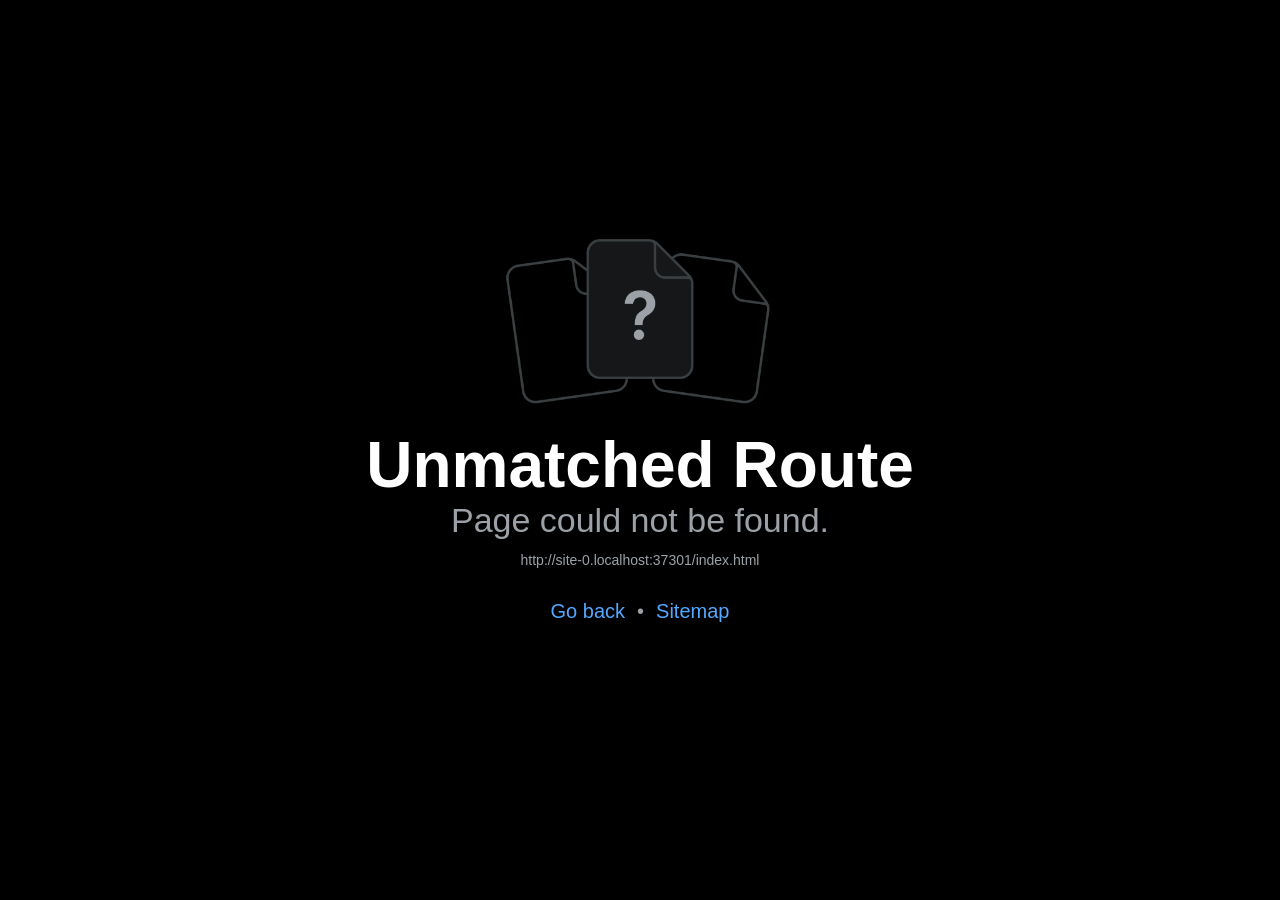
<file: app/index.html>
<!DOCTYPE html><html  lang="en"><head><title data-rh="true"></title><meta charSet="utf-8"/><meta name="viewport" content="width=device-width, initial-scale=1, shrink-to-fit=no"/><meta http-equiv="X-UA-Compatible" content="IE=edge"/><style id="expo-reset">#root,body,html{height:100%}body{overflow:hidden}#root{display:flex}</style><style id="react-native-stylesheet">[stylesheet-group="0"]{}
body{margin:0;}
button::-moz-focus-inner,input::-moz-focus-inner{border:0;padding:0;}
html{-ms-text-size-adjust:100%;-webkit-text-size-adjust:100%;-webkit-tap-highlight-color:rgba(0,0,0,0);}
input::-webkit-search-cancel-button,input::-webkit-search-decoration,input::-webkit-search-results-button,input::-webkit-search-results-decoration{display:none;}
[stylesheet-group="1"]{}
.css-11aywtz{-moz-appearance:textfield;-webkit-appearance:none;background-color:rgba(0,0,0,0.00);border-bottom-left-radius:0px;border-bottom-right-radius:0px;border-top-left-radius:0px;border-top-right-radius:0px;border:0 solid black;box-sizing:border-box;font:14px -apple-system,BlinkMacSystemFont,"Segoe UI",Roboto,Helvetica,Arial,sans-serif;margin:0px;padding:0px;resize:none;}
.css-146c3p1{background-color:rgba(0,0,0,0.00);border:0 solid black;box-sizing:border-box;color:rgba(0,0,0,1.00);display:inline;font:14px -apple-system,BlinkMacSystemFont,"Segoe UI",Roboto,Helvetica,Arial,sans-serif;list-style:none;margin:0px;padding:0px;position:relative;text-align:start;text-decoration:none;white-space:pre-wrap;word-wrap:break-word;}
.css-1jxf684{background-color:rgba(0,0,0,0.00);border:0 solid black;box-sizing:border-box;color:inherit;display:inline;font:inherit;list-style:none;margin:0px;padding:0px;position:relative;text-align:inherit;text-decoration:none;white-space:inherit;word-wrap:break-word;}
.css-9pa8cd{bottom:0px;height:100%;left:0px;opacity:0;position:absolute;right:0px;top:0px;width:100%;z-index:-1;}
.css-g5y9jx{align-content:flex-start;align-items:stretch;background-color:rgba(0,0,0,0.00);border:0 solid black;box-sizing:border-box;display:flex;flex-basis:auto;flex-direction:column;flex-shrink:0;list-style:none;margin:0px;min-height:0px;min-width:0px;padding:0px;position:relative;text-decoration:none;z-index:0;}
[stylesheet-group="2"]{}
.r-11mg6pl{border-bottom-color:rgba(255,255,255,1.00);border-left-color:rgba(255,255,255,1.00);border-right-color:rgba(255,255,255,1.00);border-top-color:rgba(255,255,255,1.00);}
.r-13awgt0{flex:1;}
.r-146eth8{padding:3px;}
.r-1awa8pu{border-bottom-color:rgba(101,119,134,1.00);border-left-color:rgba(101,119,134,1.00);border-right-color:rgba(101,119,134,1.00);border-top-color:rgba(101,119,134,1.00);}
.r-1bq2mok{margin:3px;}
.r-1d4xg89{border-bottom-color:rgba(170,184,194,1.00);border-left-color:rgba(170,184,194,1.00);border-right-color:rgba(170,184,194,1.00);border-top-color:rgba(170,184,194,1.00);}
.r-1d6rzhh{border-bottom-width:3px;border-left-width:3px;border-right-width:3px;border-top-width:3px;}
.r-1dzdj1l{border-bottom-left-radius:10px;border-bottom-right-radius:10px;border-top-left-radius:10px;border-top-right-radius:10px;}
.r-1f0042m{border-bottom-left-radius:5px;border-bottom-right-radius:5px;border-top-left-radius:5px;border-top-right-radius:5px;}
.r-1j16mh1{border-bottom-left-radius:100%;border-bottom-right-radius:100%;border-top-left-radius:100%;border-top-right-radius:100%;}
.r-1jkafct{border-bottom-left-radius:2px;border-bottom-right-radius:2px;border-top-left-radius:2px;border-top-right-radius:2px;}
.r-1jyn79y{border-bottom-color:rgba(0,150,136,1.00);border-left-color:rgba(0,150,136,1.00);border-right-color:rgba(0,150,136,1.00);border-top-color:rgba(0,150,136,1.00);}
.r-1pcd2l5{padding:20px;}
.r-1phboty{border-bottom-style:solid;border-left-style:solid;border-right-style:solid;border-top-style:solid;}
.r-1q9bdsx{border-bottom-left-radius:12px;border-bottom-right-radius:12px;border-top-left-radius:12px;border-top-right-radius:12px;}
.r-1qsk4np{overflow-x:clip;overflow-y:clip;}
.r-1rf8fdq{border-bottom-width:1.5px;border-left-width:1.5px;border-right-width:1.5px;border-top-width:1.5px;}
.r-1rvyss1{border-bottom-color:rgba(255,255,255,0.20);border-left-color:rgba(255,255,255,0.20);border-right-color:rgba(255,255,255,0.20);border-top-color:rgba(255,255,255,0.20);}
.r-1slz7xr{padding:14px;}
.r-1sp51qo{padding:10px;}
.r-1udh08x{overflow-x:hidden;overflow-y:hidden;}
.r-1uu6nss{padding:5px;}
.r-1xfd6ze{border-bottom-left-radius:8px;border-bottom-right-radius:8px;border-top-left-radius:8px;border-top-right-radius:8px;}
.r-42olwf{border-bottom-color:rgba(0,0,0,0.00);border-left-color:rgba(0,0,0,0.00);border-right-color:rgba(0,0,0,0.00);border-top-color:rgba(0,0,0,0.00);}
.r-494qqr{padding:32px;}
.r-4a18lf{border-bottom-color:rgba(255,0,0,1.00);border-left-color:rgba(255,0,0,1.00);border-right-color:rgba(255,0,0,1.00);border-top-color:rgba(255,0,0,1.00);}
.r-60ke3l{border-bottom-color:rgba(0,128,0,1.00);border-left-color:rgba(0,128,0,1.00);border-right-color:rgba(0,128,0,1.00);border-top-color:rgba(0,128,0,1.00);}
.r-6koalj{display:flex;}
.r-6t2glc{border-bottom-left-radius:40px;border-bottom-right-radius:40px;border-top-left-radius:40px;border-top-right-radius:40px;}
.r-9x6qib{border-bottom-color:rgba(204,214,221,1.00);border-left-color:rgba(204,214,221,1.00);border-right-color:rgba(204,214,221,1.00);border-top-color:rgba(204,214,221,1.00);}
.r-bztko3{overflow-x:visible;overflow-y:visible;}
.r-crgep1{margin:0px;}
.r-d045u9{border-bottom-width:2px;border-left-width:2px;border-right-width:2px;border-top-width:2px;}
.r-d23pfw{padding:24px;}
.r-edyy15{padding:8px;}
.r-fx7oqy{border-bottom-color:rgba(0,0,255,1.00);border-left-color:rgba(0,0,255,1.00);border-right-color:rgba(0,0,255,1.00);border-top-color:rgba(0,0,255,1.00);}
.r-hvic4v{display:none;}
.r-kdyh1x{border-bottom-left-radius:6px;border-bottom-right-radius:6px;border-top-left-radius:6px;border-top-right-radius:6px;}
.r-krxsd3{display:-webkit-box;}
.r-nsbfu8{padding:16px;}
.r-rs99b7{border-bottom-width:1px;border-left-width:1px;border-right-width:1px;border-top-width:1px;}
.r-s88bda{display:contents;}
.r-sdzlij{border-bottom-left-radius:9999px;border-bottom-right-radius:9999px;border-top-left-radius:9999px;border-top-right-radius:9999px;}
.r-t60dpp{padding:0px;}
.r-tuq35u{padding:4px;}
.r-wg31gx{border-bottom-color:rgba(49,53,56,1.00);border-left-color:rgba(49,53,56,1.00);border-right-color:rgba(49,53,56,1.00);border-top-color:rgba(49,53,56,1.00);}
.r-xoduu5{display:inline-flex;}
.r-xyw6el{padding:12px;}
.r-y47klf{border-bottom-left-radius:20px;border-bottom-right-radius:20px;border-top-left-radius:20px;border-top-right-radius:20px;}
.r-ywje51{margin:auto;}
.r-z2wwpe{border-bottom-left-radius:4px;border-bottom-right-radius:4px;border-top-left-radius:4px;border-top-right-radius:4px;}
[stylesheet-group="2.1"]{}
.r-11f147o{padding-bottom:8px;padding-top:8px;}
.r-11gswi8{padding-left:3px;padding-right:3px;}
.r-1559e4e{padding-bottom:2px;padding-top:2px;}
.r-17q4wm6{margin-left:5px;margin-right:5px;}
.r-184id4b{margin-bottom:12px;margin-top:12px;}
.r-18c5d7m{padding-left:6px;padding-right:6px;}
.r-1d7mnkm{padding-bottom:15px;padding-top:15px;}
.r-1e084wi{padding-left:0px;padding-right:0px;}
.r-1fkl15p{padding-left:32px;padding-right:32px;}
.r-1mmae3n{padding-bottom:12px;padding-top:12px;}
.r-1ntr0p{padding-left:5px;padding-right:5px;}
.r-1rsorjc{padding-left:36px;padding-right:36px;}
.r-1ubuhtd{padding-left:10px;padding-right:10px;}
.r-1yd117h{padding-bottom:7px;padding-top:7px;}
.r-3o4zer{padding-left:12px;padding-right:12px;}
.r-3pj75a{padding-left:16px;padding-right:16px;}
.r-cnw61z{padding-bottom:4px;padding-top:4px;}
.r-cxgwc0{padding-left:24px;padding-right:24px;}
.r-f8sm7e{margin-left:auto;margin-right:auto;}
.r-is05cd{padding-left:8px;padding-right:8px;}
.r-jdiy1a{margin-left:11px;margin-right:11px;}
.r-jusfrs{margin-left:12px;margin-right:12px;}
.r-n5f61p{margin-bottom:3px;margin-top:3px;}
.r-n7gxbd{padding-left:4px;padding-right:4px;}
.r-qbhcsz{padding-bottom:64px;padding-top:64px;}
.r-u9wvl5{padding-left:20px;padding-right:20px;}
.r-ugi1tw{padding-left:5%;padding-right:5%;}
.r-w7s2jr{padding-bottom:16px;padding-top:16px;}
.r-ytbthy{padding-bottom:10px;padding-top:10px;}
.r-zo2zu6{padding-bottom:24px;padding-top:24px;}
[stylesheet-group="2.2"]{}
.r-10s2tm5{left:0%;}
.r-16o8guy{right:100%;}
.r-1a11zyx{margin-right:12px;}
.r-1cwvpvk{margin-left:12px;}
.r-1e97lx8{margin-right:3px;}
.r-1euzeng{padding-left:24px;}
.r-1g4tz6n{margin-right:-14.5px;}
.r-1h31txp{padding-right:16px;}
.r-1lhn9r{margin-left:-14.5px;}
.r-1sqnqi2{margin-left:3px;}
.r-1vl2501{padding-right:24px;}
.r-9mo606{margin-right:10px;}
.r-c59us2{left:-3px;}
.r-dqe1q{right:0%;}
.r-qb41rp{margin-right:5px;}
.r-rci37q{left:100%;}
.r-uhung1{margin-left:10px;}
.r-vpmibe{right:-3px;}
.r-w67my2{padding-left:16px;}
.r-wizibn{margin-left:5px;}
[stylesheet-group="3"]{}
.r-102gzdx{height:52px;}
.r-105ug2t{pointer-events:auto!important;}
.r-109y4c4{height:1px;}
.r-10ptun7{height:16px;}
.r-10v3vxq{transform:scaleX(-1);}
.r-10x49cs{font-size:10px;}
.r-10xqauy{padding-top:env(safe-area-inset-top);}
.r-10xqg3i{line-height:60px;}
.r-11j9u27{visibility:hidden;}
.r-11mpjr4{background-color:rgba(223,223,223,1.00);}
.r-11rk87y{padding-bottom:32px;}
.r-11udlyb{background-color:rgba(0,150,136,1.00);}
.r-11v9fek{min-width:180px;}
.r-11yh6sk{overflow-x:hidden;}
.r-12f6czt{top:17px;}
.r-12rgx7y{width:7px;}
.r-12sm5po{letter-spacing:-0.3px;}
.r-12vffkv>* {pointer-events:auto;}
.r-12vffkv{pointer-events:none!important;}
.r-12ym1je{width:18px;}
.r-135wba7{line-height:24px;}
.r-13aq9py{animation-name:r-1iq689l;}
.r-13j2z8g{color:rgba(244,245,246,1.00);}
.r-13l2t4g{border-right-width:1px;}
.r-13qz1uu{width:100%;}
.r-13tjlyg{transition-duration:0.1s;}
.r-1453gfa{padding-bottom:104px;}
.r-146t82q{line-height:44px;}
.r-1472mwg{height:24px;}
.r-14gqq1x{margin-top:4px;}
.r-14lw9ot{background-color:rgba(255,255,255,1.00);}
.r-14sbq61{background-color:rgba(33,150,243,1.00);}
.r-150rngu{-webkit-overflow-scrolling:touch;}
.r-15ysp7h{min-height:32px;}
.r-16dba41{font-weight:400;}
.r-16krg75{letter-spacing:-1px;}
.r-16pcm1t{gap:20px;}
.r-16y2uox{flex-grow:1;}
.r-173mn98{align-self:flex-end;}
.r-173mzie{transform:scaleY(-1);}
.r-1777fci{justify-content:center;}
.r-177avk6{margin-left:-20px;}
.r-17bb2tj{animation-duration:0.75s;}
.r-17leim2{background-repeat:repeat;}
.r-17rnw9f{line-height:30px;}
.r-17s6mgv{justify-content:flex-end;}
.r-17tb59b{opacity:0.7;}
.r-17tloay{opacity:0.6;}
.r-17u3ijr{background-color:rgba(155,161,166,0.27);}
.r-184en5c{z-index:1;}
.r-18kxxzh{flex-grow:0;}
.r-18nhz7w{top:-3px;}
.r-18u1ve8{color:rgba(255,255,255,0.40);}
.r-18u37iz{flex-direction:row;}
.r-18yzcnr{height:22px;}
.r-19mqnvc{min-width:160px;}
.r-19oahor{font-size:64px;}
.r-19r33im{letter-spacing:1.2px;}
.r-19urhcx{padding-top:13px;}
.r-19wmn03{width:20px;}
.r-19yznuf{min-height:52px;}
.r-19z077z{touch-action:none;}
.r-1a1dyw{min-height:50px;}
.r-1a2p6p6{-webkit-text-decoration-style:solid;text-decoration-style:solid;}
.r-1abnn5w{animation-play-state:paused;}
.r-1acpoxo{width:36px;}
.r-1aiqnjv{font-family:monospace,monospace;}
.r-1aockid{width:40px;}
.r-1awozwy{align-items:center;}
.r-1ay1djp{animation-duration:1s;}
.r-1b43r93{font-size:14px;}
.r-1c6unfx{forced-color-adjust:none;}
.r-1c85bru{width:270px;}
.r-1cmwbt1{gap:8px;}
.r-1cvj4g8{margin-top:1px;}
.r-1cwl3u0{line-height:16px;}
.r-1d09ksm{align-items:baseline;}
.r-1d2f490{left:0px;}
.r-1d5kdc7{flex-direction:column-reverse;}
.r-1ddef8g{-webkit-text-decoration-line:underline;text-decoration-line:underline;}
.r-1dernwh{height:70%;}
.r-1ei5mc7{cursor:inherit;}
.r-1enofrn{font-size:12px;}
.r-1euycsn{flex-direction:row-reverse;}
.r-1ewcgjf{box-shadow:0px 1px 3px rgba(0,0,0,0.5);}
.r-1fdih9r{gap:24px;}
.r-1ff274t{text-align:right;}
.r-1ffj0ar{background-color:rgba(0,0,0,0.40);}
.r-1g80hic{opacity:0.8;}
.r-1ge9hsw{max-width:960px;}
.r-1ghxqbu{font-variant:tabular-nums;}
.r-1glxdge{padding-right:72px;}
.r-1h0z5md{justify-content:flex-start;}
.r-1habvwh{align-items:flex-start;}
.r-1hjwoze{height:18px;}
.r-1hlnpa{height:3px;}
.r-1hw92y{background-color:rgba(11,12,14,1.00);}
.r-1i10wst{font-size:18px;}
.r-1i6wzkk{-moz-transition-property:opacity;-webkit-transition-property:opacity;transition-property:opacity;}
.r-1i71y14{gap:14px;}
.r-1iadsmv{width:150px;}
.r-1ikidpy{letter-spacing:0.5px;}
.r-1iln25a{word-wrap:normal;}
.r-1inkyih{font-size:17px;}
.r-1iusvr4{flex-basis:0px;}
.r-1janqcz{width:16px;}
.r-1jkjb{margin-left:8px;}
.r-1jpmquu{font-size:56px;}
.r-1kb76zh{margin-right:8px;}
.r-1kfrs79{font-weight:600;}
.r-1kihuf0{align-self:center;}
.r-1kz6sp{width:52px;}
.r-1ld3bg{top:-4px;}
.r-1ldzwu0{animation-timing-function:linear;}
.r-1loqt21{cursor:pointer;}
.r-1lorjx1{min-height:84px;}
.r-1m0meo3{margin-left:-9px;}
.r-1mdbw0j{padding-bottom:0px;}
.r-1mi0q7o{padding-bottom:10px;}
.r-1mlwlqe{flex-basis:auto;}
.r-1mrlafo{background-position:0;}
.r-1muvv40{animation-iteration-count:infinite;}
.r-1niwhzg{background-color:rgba(0,0,0,0.00);}
.r-1nlw0im{bottom:8px;}
.r-1no09lo{margin-top:28px;}
.r-1nrc83j{min-height:38px;}
.r-1nxhmzv{margin-bottom:28px;}
.r-1ny4l3l{outline-style:none;}
.r-1ocf4r9{scroll-snap-type:y mandatory;}
.r-1onu96p{border-curve:continuous;}
.r-1or9b2r{height:10px;}
.r-1oszu61{align-items:stretch;}
.r-1otgn73{touch-action:manipulation;}
.r-1ozsyd3{height:7px;}
.r-1p0dtai{bottom:0px;}
.r-1pi2tsx{height:100%;}
.r-1pl7oy7{min-height:48px;}
.r-1pm8pkb{font-family:Courier;}
.r-1pnwn9g{gap:18px;}
.r-1q142lx{flex-shrink:0;}
.r-1qd0xha{font-family:-apple-system,BlinkMacSystemFont,"Segoe UI",Roboto,Helvetica,Arial,sans-serif;}
.r-1qfoi16{padding-right:10px;}
.r-1qulhi1{animation-name:r-1pzkwqh;}
.r-1r4fvd0{color:rgba(82,169,255,1.00);}
.r-1r74h94{left:8px;}
.r-1r8g8re{height:36px;}
.r-1rnoaur{overflow-y:auto;}
.r-1s3egr7{z-index:100;}
.r-1sg8ghl{z-index:1000;}
.r-1smd7e2{letter-spacing:0.8px;}
.r-1ssbvtb{gap:12px;}
.r-1sxrcry{background-size:auto;}
.r-1ua0l07{font-family:var(--font-mono);}
.r-1udbk01{text-overflow:ellipsis;}
.r-1ui5ee8{font-size:32px;}
.r-1v2oles{top:50%;}
.r-1vamr63{max-width:720px;}
.r-1vr29t4{font-weight:800;}
.r-1vravvw{min-height:420px;}
.r-1vwolk8{padding-left:30px;}
.r-1w6e6rj{flex-wrap:wrap;}
.r-1wbh5a2{flex-shrink:1;}
.r-1wqcvki{font-family:Anton_400Regular;}
.r-1wtj0ep{justify-content:space-between;}
.r-1wvh6ie{color:rgba(180,184,191,1.00);}
.r-1wyvozj{left:50%;}
.r-1wyyakw{z-index:-1;}
.r-1x35g6{font-size:24px;}
.r-1xbve24{height:6px;}
.r-1xcajam{position:fixed;}
.r-1xnzce8{-moz-user-select:text;-webkit-user-select:text;user-select:text;}
.r-1xpsq9i{box-shadow:0px 3px 3px rgba(0, 0, 0, 0.33);}
.r-1xzupcd{width:13px;}
.r-1yef0xd{animation-name:r-11cv4x;}
.r-1ygmrgt{padding-top:24px;}
.r-1yvhtrz{width:32px;}
.r-25kp3t{min-width:34px;}
.r-2agvir{line-height:34px;}
.r-2eszeu::-webkit-scrollbar{display:none}
.r-2eszeu{scrollbar-width:none;}
.r-2yi16{min-height:36px;}
.r-30o5oe{-moz-appearance:none;-ms-appearance:none;-webkit-appearance:none;appearance:none;}
.r-356f0p{letter-spacing:0.35px;}
.r-3b040n{letter-spacing:0.6px;}
.r-3da1kt{height:8px;}
.r-3lpwum{max-width:440px;}
.r-3mc0re{right:8px;}
.r-3s2u2q{white-space:nowrap;}
.r-417010{z-index:0;}
.r-4gszlv{background-size:cover;}
.r-4m99jg{max-width:320px;}
.r-4v7adb{height:5px;}
.r-5kkj8d{border-top-width:1px;}
.r-5oul0u{margin-bottom:8px;}
.r-5soawk{width:10px;}
.r-60vfwk{min-width:1px;}
.r-633pao>* {pointer-events:none;}
.r-633pao{pointer-events:none!important;}
.r-6dt33c{opacity:1;}
.r-6gpygo{margin-bottom:12px;}
.r-6taxm2:-ms-input-placeholder{color:var(--placeholderTextColor);opacity:1;}
.r-6taxm2::-moz-placeholder{color:var(--placeholderTextColor);opacity:1;}
.r-6taxm2::-webkit-input-placeholder{color:var(--placeholderTextColor);opacity:1;}
.r-6taxm2::placeholder{color:var(--placeholderTextColor);opacity:1;}
.r-6vrn8a{letter-spacing:4px;}
.r-726pan{width:31px;}
.r-76blku{height:21px;}
.r-7cikom{font-size:inherit;}
.r-7q8q6z{cursor:default;}
.r-840iz4{gap:28px;}
.r-89umd1{letter-spacing:3px;}
.r-8akbws{-webkit-box-orient:vertical;}
.r-8ay8q1{letter-spacing:0.1px;}
.r-95jzfe{padding-top:16px;}
.r-97e31f{padding-bottom:env(safe-area-inset-bottom);}
.r-9aw3ui{gap:4px;}
.r-9daxd3{animation-duration:250ms;}
.r-9rrtl8{top:32px;}
.r-a023e6{font-size:15px;}
.r-ad9o1y{vertical-align:top;}
.r-adyw6z{font-size:20px;}
.r-agouwx{transform:translateZ(0);}
.r-ah5dr5>* {pointer-events:none;}
.r-ah5dr5{pointer-events:auto!important;}
.r-aruset{font-weight:200;}
.r-b88u0q{font-weight:700;}
.r-bcqeeo{min-width:0px;}
.r-bi4vy9{transform:translateY(100%);}
.r-bnwqim{position:relative;}
.r-bt1l66{min-height:20px;}
.r-bual8a{max-width:520px;}
.r-buy8e9{overflow-y:hidden;}
.r-bv2aro{padding-left:env(safe-area-inset-left);}
.r-c68hjy{color:rgba(161,161,161,1.00);}
.r-cpa5s6{scroll-snap-align:start;}
.r-cqee49{color:rgba(0,0,0,1.00);}
.r-cqzzvf{border-top-right-radius:20px;}
.r-dfe81l{min-height:46px;}
.r-dkge59{background-color:rgba(170,184,194,1.00);}
.r-dnmrzs{max-width:100%;}
.r-e6ktq0{gap:32px;}
.r-eaezby{line-height:26px;}
.r-eafdt9{transition-duration:0.15s;}
.r-ebwn4k{animation-name:r-q67da2;}
.r-ehq7j7{background-size:contain;}
.r-eqz5dr{flex-direction:column;}
.r-eu3ka{height:40px;}
.r-evnaw{font-size:22px;}
.r-f1w8kp{border-top-left-radius:20px;}
.r-f4gmv6{gap:16px;}
.r-fd4yh7{padding-top:32px;}
.r-fdjqy7{text-align:left;}
.r-foe95m{letter-spacing:-0.4px;}
.r-g3mlsw{animation-name:r-t2lo5v;}
.r-ghxds0{transform:translateY(0%);}
.r-gtdqiz{position:-webkit-sticky;position:sticky;}
.r-gtmq4h{height:420px;}
.r-h0d30l{height:28px;}
.r-hdaws3{height:4px;}
.r-hv712p{row-gap:8px;}
.r-hxflta{padding-right:env(safe-area-inset-right);}
.r-i933xg{letter-spacing:1.5px;}
.r-icoktb{opacity:0.5;}
.r-icto9i{letter-spacing:-0.5px;}
.r-ifefl9{min-height:0px;}
.r-ig955{padding-bottom:13px;}
.r-ipm5af{top:0px;}
.r-iz080l{max-width:480px;}
.r-jvuzdy{top:-5px;}
.r-jwli3a{color:rgba(255,255,255,1.00);}
.r-k200y{align-self:flex-start;}
.r-k2y8jv{line-height:70px;}
.r-kemksi{background-color:rgba(0,0,0,1.00);}
.r-kgusq2{line-height:52px;}
.r-kizejy{color:rgba(155,161,166,1.00);}
.r-knv0ih{margin-top:8px;}
.r-leqjx2{animation-timing-function:cubic-bezier(0.215, 0.61, 0.355, 1);}
.r-lltvgl{overflow-x:auto;}
.r-lpb231{height:168px;}
.r-lrsllp{width:24px;}
.r-lrvibr{-moz-user-select:none;-webkit-user-select:none;user-select:none;}
.r-mabqd8{height:32px;}
.r-majxgm{font-weight:500;}
.r-mfh4gg{scroll-snap-type:x mandatory;}
.r-mhe3cw{z-index:10;}
.r-ml3lyg{gap:64px;}
.r-mro3nb{background-color:rgba(21,23,24,1.00);}
.r-n6v787{font-size:13px;}
.r-o4n3w5{width:23px;}
.r-o84yp3{max-height:86%;}
.r-obd0qt{align-items:flex-end;}
.r-ojf8lh{gap:6px;}
.r-orgf3d{opacity:0;}
.r-q3we1{margin-top:-4px;}
.r-q4m81j{text-align:center;}
.r-qfi6ny{top:30000px;}
.r-qklmqi{border-bottom-width:1px;}
.r-qn3fzs{padding-bottom:24px;}
.r-rjixqe{line-height:20px;}
.r-rs94m5{background-image:url("[data-uri]");}
.r-s62m2j{animation-timing-function:cubic-bezier(0.47, 0, 0.745, 0.715);}
.r-sfbmgh{z-index:9999;}
.r-so7y2g{line-height:64px;}
.r-suhe1l{font-size:46px;}
.r-talwmj{width:232px;}
.r-tqlgve{line-height:46px;}
.r-tskmnb{padding-top:8px;}
.r-tsynxw{text-transform:uppercase;}
.r-tzz3ar{flex-wrap:nowrap;}
.r-u6sd8q{background-repeat:no-repeat;}
.r-u8s1d{position:absolute;}
.r-u92y06{background-color:rgba(255,165,0,1.00);}
.r-uaa2di{gap:10px;}
.r-ubezar{font-size:16px;}
.r-ueyrd6{line-height:36px;}
.r-uho16t{font-size:34px;}
.r-vacyoi{padding-bottom:64px;}
.r-van48c{caret-color:transparent;}
.r-vboj7i{top:-7px;}
.r-vrz42v{line-height:28px;}
.r-vsb09d{font-family:Inter_400Regular;}
.r-vvn4in{background-position:center;}
.r-vw2c0b{font-weight:bold;}
.r-w1e4ik{flex-basis:200px;}
.r-wfqgy4{transition-duration:100ms;}
.r-wk8lta{padding-top:0px;}
.r-ws9h79{left:4px;}
.r-x11e5r{font-family:SFMono-Regular, Menlo, Monaco, Consolas, "Liberation Mono", "Courier New", monospace;}
.r-x3cy2q{background-size:100% 100%;}
.r-xb2eav{font-size:40px;}
.r-xbrpzf{max-width:1120px;}
.r-xd6kpl{padding-bottom:8px;}
.r-xnfwke{line-height:38px;}
.r-xx3c9p{animation-name:r-imtty0;}
.r-y7v2we{background-color:rgba(32,36,37,1.00);}
.r-yc9v9c{width:22px;}
.r-z5qs1h{gap:2px;}
.r-z80fyv{height:20px;}
.r-zchlnj{right:0px;}
.r-zo7nv5{-webkit-column-gap:16px;column-gap:16px;}
.r-zz5t5d{font-size:28px;}
@-webkit-keyframes r-11cv4x{0%{transform:rotate(0deg);}100%{transform:rotate(360deg);}}
@-webkit-keyframes r-1iq689l{0%{transform:translateY(0%);}100%{transform:translateY(100%);}}
@-webkit-keyframes r-1pzkwqh{0%{transform:translateY(100%);}100%{transform:translateY(0%);}}
@-webkit-keyframes r-imtty0{0%{opacity:0;}100%{opacity:1;}}
@-webkit-keyframes r-q67da2{0%{transform:translateX(-100%);}100%{transform:translateX(400%);}}
@-webkit-keyframes r-t2lo5v{0%{opacity:1;}100%{opacity:0;}}
@keyframes r-11cv4x{0%{transform:rotate(0deg);}100%{transform:rotate(360deg);}}
@keyframes r-1iq689l{0%{transform:translateY(0%);}100%{transform:translateY(100%);}}
@keyframes r-1pzkwqh{0%{transform:translateY(100%);}100%{transform:translateY(0%);}}
@keyframes r-imtty0{0%{opacity:0;}100%{opacity:1;}}
@keyframes r-q67da2{0%{transform:translateX(-100%);}100%{transform:translateX(400%);}}
@keyframes r-t2lo5v{0%{opacity:1;}100%{opacity:0;}}</style><style id="expo-generated-fonts">@font-face{font-family:"Anton_400Regular";src:url("/app/assets/node_modules/@expo-google-fonts/anton/400Regular/Anton_400Regular.737b8ee4fe5943038ed2f99cdc408acd.ttf");font-display:auto}
@font-face{font-family:"Inter_400Regular";src:url("/app/assets/node_modules/@expo-google-fonts/inter/400Regular/Inter_400Regular.51b6ad87261f18b6433ec52871ddfabc.ttf");font-display:auto}
@font-face{font-family:"Inter_600SemiBold";src:url("/app/assets/node_modules/@expo-google-fonts/inter/600SemiBold/Inter_600SemiBold.a5f35888d2da465de352e0dcfaf33324.ttf");font-display:auto}
@font-face{font-family:"Inter_700Bold";src:url("/app/assets/node_modules/@expo-google-fonts/inter/700Bold/Inter_700Bold.6e237de4f1f413afa2fcc45c77ac343a.ttf");font-display:auto}</style><link rel="preload" href="/app/assets/node_modules/@expo-google-fonts/anton/400Regular/Anton_400Regular.737b8ee4fe5943038ed2f99cdc408acd.ttf" as="font" crossorigin="" /><link rel="preload" href="/app/assets/node_modules/@expo-google-fonts/inter/400Regular/Inter_400Regular.51b6ad87261f18b6433ec52871ddfabc.ttf" as="font" crossorigin="" /><link rel="preload" href="/app/assets/node_modules/@expo-google-fonts/inter/600SemiBold/Inter_600SemiBold.a5f35888d2da465de352e0dcfaf33324.ttf" as="font" crossorigin="" /><link rel="preload" href="/app/assets/node_modules/@expo-google-fonts/inter/700Bold/Inter_700Bold.6e237de4f1f413afa2fcc45c77ac343a.ttf" as="font" crossorigin="" /><link rel="icon" href="/app/favicon.ico"/><script type="module">globalThis.__EXPO_ROUTER_HYDRATE__=true;</script><link rel="preload" href="/app/_expo/static/css/global-ad09813a104deb16b998777d2891c8e0.css" as="style">
<link rel="stylesheet" href="/app/_expo/static/css/global-ad09813a104deb16b998777d2891c8e0.css"><link rel="manifest" href="/app/manifest.json"/><meta name="apple-mobile-web-app-capable" content="yes"/><meta name="mobile-web-app-capable" content="yes"/><meta name="apple-mobile-web-app-status-bar-style" content="black-translucent"/><meta name="apple-mobile-web-app-title" content="DECLYF"/><meta name="theme-color" content="#090E12"/><link rel="apple-touch-icon" href="/icon.png"/></head><body><div id="root"><div class="css-g5y9jx r-13awgt0"><!--$--><div class="css-g5y9jx r-1hw92y r-1p0dtai r-1d2f490 r-u8s1d r-zchlnj r-ipm5af r-1s3egr7 r-105ug2t" style="opacity:1;transform:translateY(0px)"><div class="css-g5y9jx r-1awozwy r-13awgt0 r-e6ktq0 r-1777fci"><div class="css-g5y9jx" style="opacity:0;transform:scale(0.72) translateY(16px)"><svg width="128" height="128" viewBox="0 0 100 100"><rect x="4" y="4" width="92" height="92" rx="26" fill="#38BDF8"></rect><path d="M65.45 68.54H34.55V31.46H44.85A16.48 16.48 0 0 1 59.12 56.18" stroke="#0B0C0E" stroke-width="10.3" stroke-linecap="round" stroke-linejoin="round" fill="none"></path></svg></div><div class="css-g5y9jx r-1awozwy r-1i71y14"><div class="css-g5y9jx r-18u37iz"><div dir="auto" class="css-146c3p1 r-13j2z8g r-1wqcvki r-suhe1l r-6vrn8a r-kgusq2" style="opacity:0;transform:translateY(30px)">D</div><div dir="auto" class="css-146c3p1 r-13j2z8g r-1wqcvki r-suhe1l r-6vrn8a r-kgusq2" style="opacity:0;transform:translateY(30px)">E</div><div dir="auto" class="css-146c3p1 r-13j2z8g r-1wqcvki r-suhe1l r-6vrn8a r-kgusq2" style="opacity:0;transform:translateY(30px)">C</div><div dir="auto" class="css-146c3p1 r-13j2z8g r-1wqcvki r-suhe1l r-6vrn8a r-kgusq2" style="opacity:0;transform:translateY(30px)">L</div><div dir="auto" class="css-146c3p1 r-13j2z8g r-1wqcvki r-suhe1l r-6vrn8a r-kgusq2" style="opacity:0;transform:translateY(30px)">Y</div><div dir="auto" class="css-146c3p1 r-13j2z8g r-1wqcvki r-suhe1l r-6vrn8a r-kgusq2" style="opacity:0;transform:translateY(30px)">F</div></div><div class="css-g5y9jx r-1jkafct r-1hlnpa r-1iadsmv" style="background-color:rgba(255,138,61,1.00);transform:scaleX(0)"></div><div dir="auto" class="css-146c3p1 r-1wvh6ie r-vsb09d r-1b43r93 r-3b040n" style="opacity:0">Coach smarter. Live dedicated.</div></div></div></div><!--/$--></div></div><script src="/app/_expo/static/js/web/entry-57661092fce0f537b7f544010d1c2127.js" defer></script>
<style>
#declyf-add{position:fixed;left:12px;right:12px;bottom:12px;z-index:99999;display:none;
  background:#111923;color:#EAF2F6;border:1px solid #22D3EE;border-radius:18px;padding:14px 16px;
  font:500 14px/1.45 Poppins,system-ui,-apple-system,"Segoe UI",sans-serif;
  box-shadow:0 20px 50px -18px rgba(0,0,0,.75)}
#declyf-add b{display:block;font-weight:700;font-size:15px;margin-bottom:3px}
#declyf-add span{color:#8DA2B0}
#declyf-add svg{width:15px;height:15px;vertical-align:-3px}
#declyf-add button{position:absolute;top:8px;right:10px;background:none;border:0;color:#8DA2B0;
  font-size:20px;line-height:1;cursor:pointer;padding:4px 6px}
</style>
<div id="declyf-add" role="note">
  <button type="button" aria-label="Dismiss">&times;</button>
  <b>Add DECLYF to your Home Screen</b>
  <span>Tap <svg viewBox="0 0 24 24" fill="none" stroke="#22D3EE" stroke-width="2" stroke-linecap="round" stroke-linejoin="round"><path d="M12 15V3m0 0L8.5 6.5M12 3l3.5 3.5"/><path d="M5 12v7a2 2 0 0 0 2 2h10a2 2 0 0 0 2-2v-7"/></svg> at the bottom of Safari, then choose <strong>Add to Home Screen</strong>. It then opens like a normal app.</span>
</div>
<script>
(function(){
  try{
    var ua=navigator.userAgent||'';
    var ios=/iPad|iPhone|iPod/.test(ua)||(navigator.platform==='MacIntel'&&navigator.maxTouchPoints>1);
    var standalone=navigator.standalone===true||matchMedia('(display-mode: standalone)').matches;
    var inApp=/Instagram|FBAN|FBAV|FB_IAB|Messenger|WhatsApp|Snapchat|LinkedInApp|Twitter|MicroMessenger/i.test(ua);
    var hidden=false; try{hidden=localStorage.getItem('declyf-add-hidden')==='1';}catch(e){}
    if(!ios||standalone||hidden) return;
    var el=document.getElementById('declyf-add');
    if(inApp){
      el.querySelector('span').innerHTML='You are in another appâ€™s browser, where iPhone hides this option. Open <strong>declyf.github.io</strong> in Safari, then tap Share and choose <strong>Add to Home Screen</strong>.';
    }
    setTimeout(function(){el.style.display='block';},2500);
    el.querySelector('button').addEventListener('click',function(){
      el.style.display='none';
      try{localStorage.setItem('declyf-add-hidden','1');}catch(e){}
    });
  }catch(e){}
})();
</script></body></html>
</file>
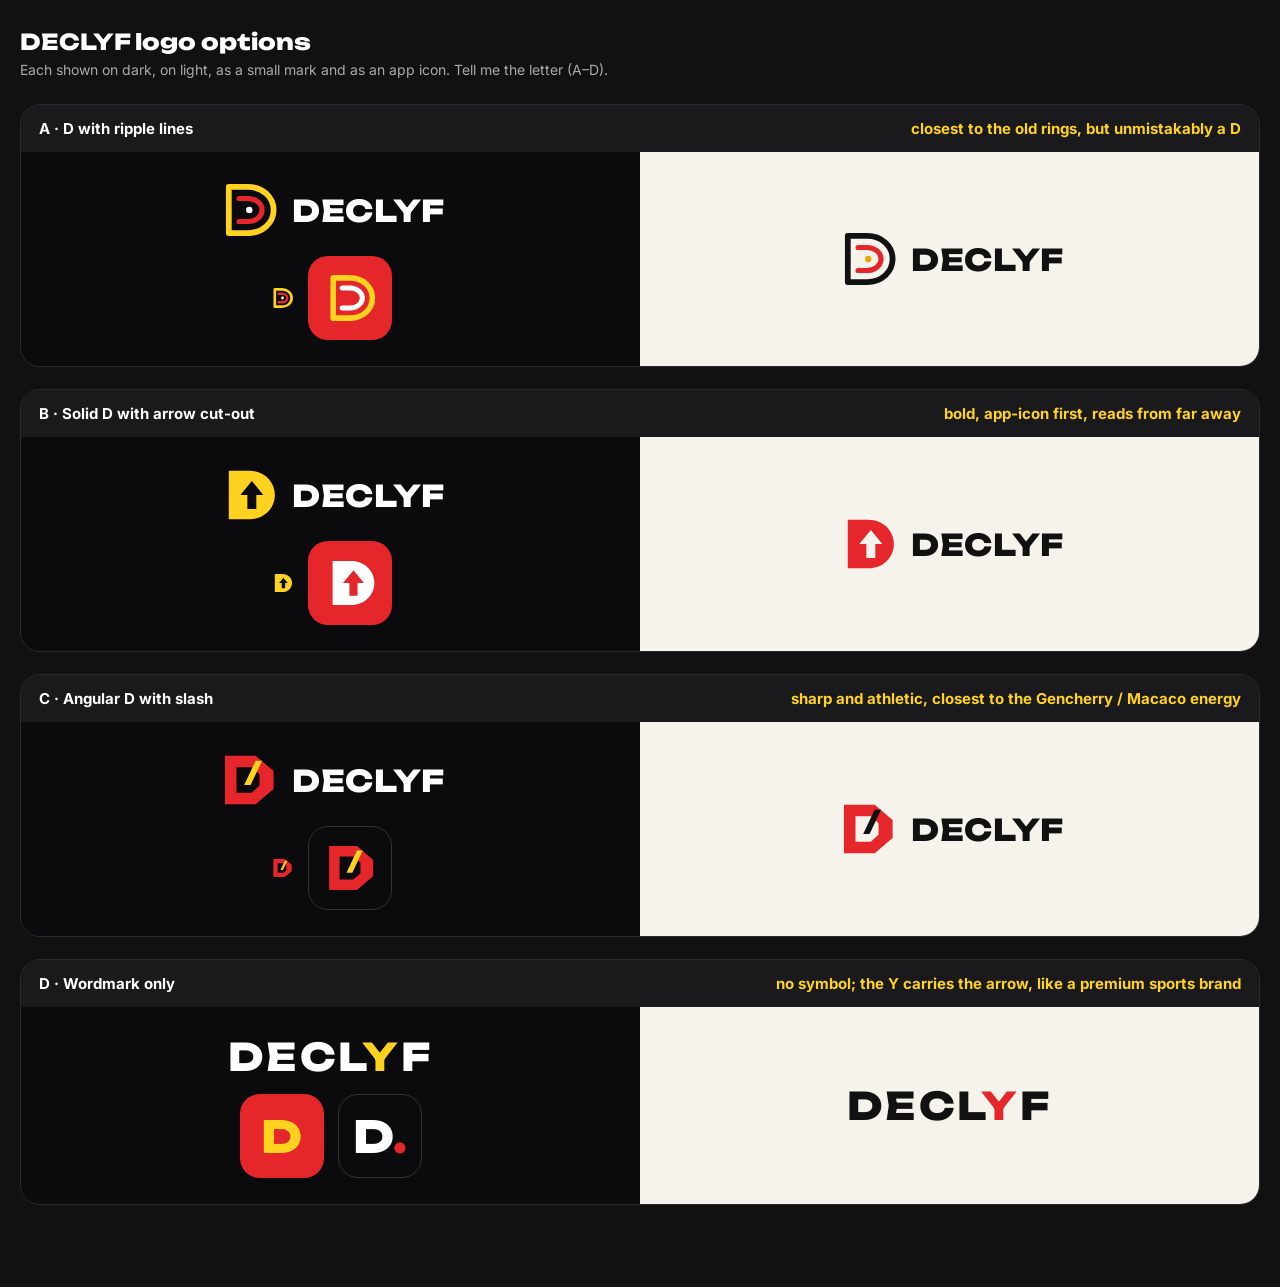
<file: logo-options.html>
<!doctype html>
<html lang="en"><head><meta charset="utf-8"><meta name="viewport" content="width=device-width,initial-scale=1">
<title>DECLYF logo options</title>
<link href="https://fonts.googleapis.com/css2?family=Unbounded:wght@600;800&family=Inter:wght@500;700&display=swap" rel="stylesheet">
<style>
:root{--red:#E5262B;--yel:#FFD21F;--ink:#0B0B0D}
*{box-sizing:border-box;margin:0}
body{font-family:Inter,system-ui,sans-serif;background:#111;color:#fff;padding:28px 20px 60px}
h1{font:800 22px Unbounded;margin-bottom:6px}
.sub{color:#aaa;margin-bottom:26px;font-size:14px}
.opt{border:1px solid #2a2a2e;border-radius:20px;overflow:hidden;margin-bottom:22px}
.opt h2{font:700 15px Inter;padding:14px 18px;background:#1a1a1d;display:flex;justify-content:space-between}
.opt h2 span{color:var(--yel)}
.row{display:grid;grid-template-columns:1fr 1fr}
.cell{padding:26px 16px;display:flex;flex-direction:column;align-items:center;gap:14px;justify-content:center;min-height:190px}
.dark{background:#0B0B0D}.light{background:#F6F3EC;color:#111}
.lock{display:flex;align-items:center;gap:12px}
.word{font:800 30px Unbounded;letter-spacing:.02em}
.sizes{display:flex;align-items:center;gap:14px}
.icon{width:84px;height:84px;border-radius:20px;display:grid;place-items:center}
@media(max-width:560px){.row{grid-template-columns:1fr}}
</style></head><body>
<h1>DECLYF logo options</h1>
<p class="sub">Each shown on dark, on light, as a small mark and as an app icon. Tell me the letter (A–D).</p>

<!-- A: D with ripple lines (the old three rings, reworked into a D) -->
<div class="opt"><h2>A · D with ripple lines <span>closest to the old rings, but unmistakably a D</span></h2>
<div class="row">
 <div class="cell dark"><div class="lock"><svg width="64" height="64" viewBox="0 0 100 100" fill="none" stroke-linecap="round" stroke-linejoin="round"><path d="M20 14H50C73 14 90 30 90 50C90 70 73 86 50 86H20Z" stroke="#FFD21F" stroke-width="9"/><path d="M36 32H50C62 32 72 40 72 50C72 60 62 68 50 68H36" stroke="#E5262B" stroke-width="8"/><path d="M50 46H52C54 46 56 48 56 50C56 52 54 54 52 52" stroke="#fff" stroke-width="0"/><circle cx="52" cy="50" r="5" fill="#fff"/></svg><span class="word">DECLYF</span></div>
 <div class="sizes"><svg width="24" height="24" viewBox="0 0 100 100" fill="none" stroke-linecap="round" stroke-linejoin="round"><path d="M20 14H50C73 14 90 30 90 50C90 70 73 86 50 86H20Z" stroke="#FFD21F" stroke-width="11"/><path d="M36 32H50C62 32 72 40 72 50C72 60 62 68 50 68H36" stroke="#E5262B" stroke-width="10"/><circle cx="52" cy="50" r="6" fill="#fff"/></svg>
 <div class="icon" style="background:#E5262B"><svg width="56" height="56" viewBox="0 0 100 100" fill="none" stroke-linecap="round" stroke-linejoin="round"><path d="M20 14H50C73 14 90 30 90 50C90 70 73 86 50 86H20Z" stroke="#FFD21F" stroke-width="10"/><path d="M36 32H50C62 32 72 40 72 50C72 60 62 68 50 68H36" stroke="#fff" stroke-width="9"/></svg></div></div></div>
 <div class="cell light"><div class="lock"><svg width="64" height="64" viewBox="0 0 100 100" fill="none" stroke-linecap="round" stroke-linejoin="round"><path d="M20 14H50C73 14 90 30 90 50C90 70 73 86 50 86H20Z" stroke="#111" stroke-width="9"/><path d="M36 32H50C62 32 72 40 72 50C72 60 62 68 50 68H36" stroke="#E5262B" stroke-width="8"/><circle cx="52" cy="50" r="5" fill="#E5A800"/></svg><span class="word">DECLYF</span></div></div>
</div></div>

<!-- B: solid squircle with D and arrow cutout -->
<div class="opt"><h2>B · Solid D with arrow cut-out <span>bold, app-icon first, reads from far away</span></h2>
<div class="row">
 <div class="cell dark"><div class="lock"><svg width="64" height="64" viewBox="0 0 100 100"><path fill-rule="evenodd" fill="#FFD21F" d="M20 12H52C75 12 92 29 92 50C92 71 75 88 52 88H20ZM56 28L74 50H63V72H49V50H38Z"/></svg><span class="word">DECLYF</span></div>
 <div class="sizes"><svg width="24" height="24" viewBox="0 0 100 100"><path fill-rule="evenodd" fill="#FFD21F" d="M20 12H52C75 12 92 29 92 50C92 71 75 88 52 88H20ZM56 28L74 50H63V72H49V50H38Z"/></svg>
 <div class="icon" style="background:#E5262B"><svg width="58" height="58" viewBox="0 0 100 100"><path fill-rule="evenodd" fill="#fff" d="M20 12H52C75 12 92 29 92 50C92 71 75 88 52 88H20ZM56 28L74 50H63V72H49V50H38Z"/></svg></div></div></div>
 <div class="cell light"><div class="lock"><svg width="64" height="64" viewBox="0 0 100 100"><path fill-rule="evenodd" fill="#E5262B" d="M20 12H52C75 12 92 29 92 50C92 71 75 88 52 88H20ZM56 28L74 50H63V72H49V50H38Z"/></svg><span class="word">DECLYF</span></div></div>
</div></div>

<!-- C: angular athletic D -->
<div class="opt"><h2>C · Angular D with slash <span>sharp and athletic, closest to the Gencherry / Macaco energy</span></h2>
<div class="row">
 <div class="cell dark"><div class="lock"><svg width="64" height="64" viewBox="0 0 100 100"><path fill="#E5262B" d="M14 12H62L90 36V64L62 88H14Z"/><path fill="#0B0B0D" d="M32 30H56L68 41V59L56 70H32Z"/><path fill="#FFD21F" d="M44 58L62 20H72L54 58Z"/></svg><span class="word">DECLYF</span></div>
 <div class="sizes"><svg width="24" height="24" viewBox="0 0 100 100"><path fill="#E5262B" d="M14 12H62L90 36V64L62 88H14Z"/><path fill="#0B0B0D" d="M32 30H56L68 41V59L56 70H32Z"/><path fill="#FFD21F" d="M44 58L62 20H72L54 58Z"/></svg>
 <div class="icon" style="background:#0B0B0D;border:1px solid #333"><svg width="58" height="58" viewBox="0 0 100 100"><path fill="#E5262B" d="M14 12H62L90 36V64L62 88H14Z"/><path fill="#0B0B0D" d="M32 30H56L68 41V59L56 70H32Z"/><path fill="#FFD21F" d="M44 58L62 20H72L54 58Z"/></svg></div></div></div>
 <div class="cell light"><div class="lock"><svg width="64" height="64" viewBox="0 0 100 100"><path fill="#E5262B" d="M14 12H62L90 36V64L62 88H14Z"/><path fill="#F6F3EC" d="M32 30H56L68 41V59L56 70H32Z"/><path fill="#111" d="M44 58L62 20H72L54 58Z"/></svg><span class="word">DECLYF</span></div></div>
</div></div>

<!-- D: wordmark -->
<div class="opt"><h2>D · Wordmark only <span>no symbol; the Y carries the arrow, like a premium sports brand</span></h2>
<div class="row">
 <div class="cell dark"><div class="lock"><span class="word" style="font-size:38px;letter-spacing:.06em">DECL<span style="color:#FFD21F">Y</span>F</span></div>
 <div class="sizes"><div class="icon" style="background:#E5262B"><span style="font:800 44px Unbounded;color:#FFD21F">D</span></div><div class="icon" style="background:#0B0B0D;border:1px solid #333"><span style="font:800 44px Unbounded;color:#fff">D<span style="color:#E5262B">.</span></span></div></div></div>
 <div class="cell light"><div class="lock"><span class="word" style="font-size:38px;letter-spacing:.06em">DECL<span style="color:#E5262B">Y</span>F</span></div></div>
</div></div>
</body></html>
</file>
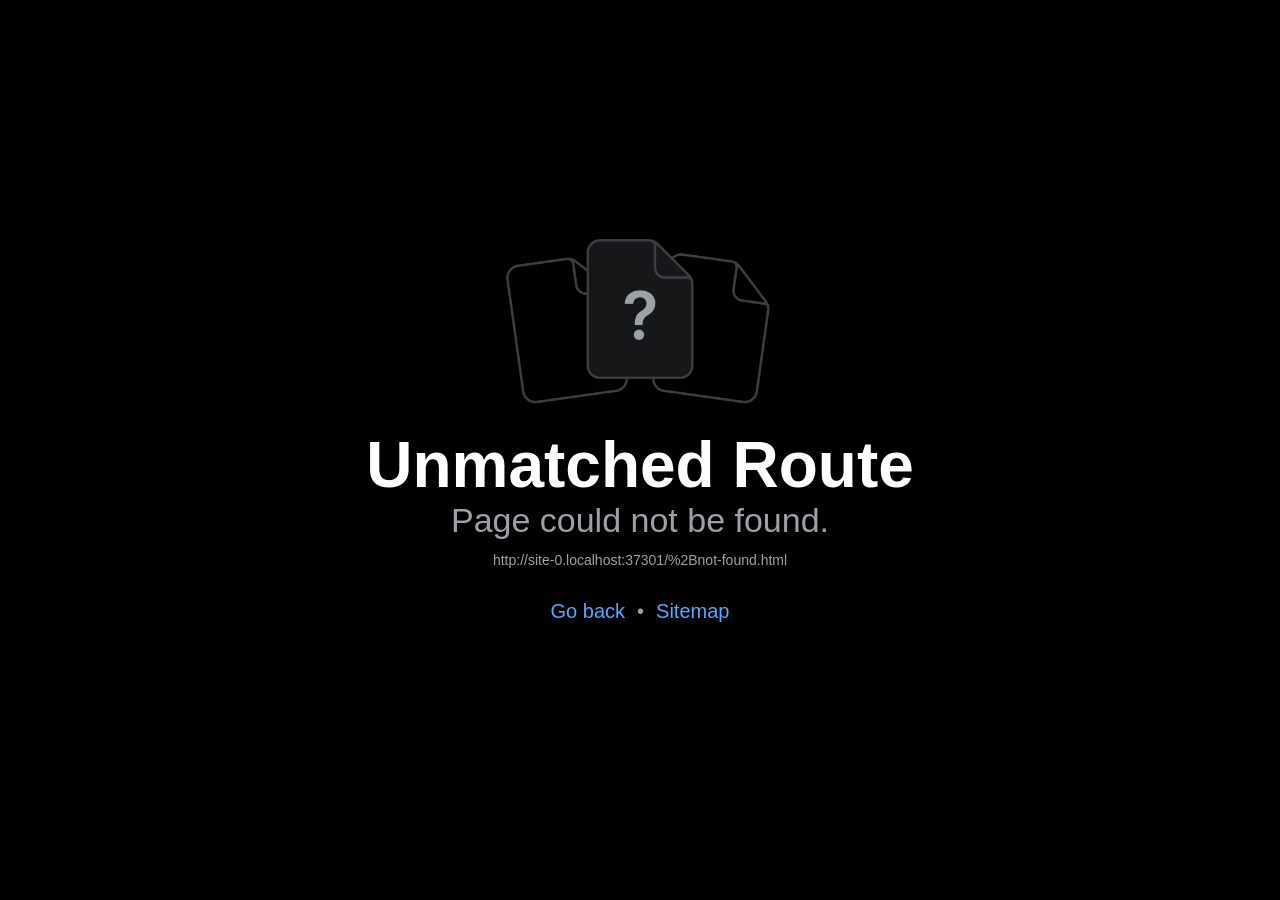
<file: app/+not-found.html>
<!DOCTYPE html><html  lang="en"><head><title data-rh="true"></title><meta charSet="utf-8"/><meta name="viewport" content="width=device-width, initial-scale=1, shrink-to-fit=no"/><meta http-equiv="X-UA-Compatible" content="IE=edge"/><style id="expo-reset">#root,body,html{height:100%}body{overflow:hidden}#root{display:flex}</style><style id="react-native-stylesheet">[stylesheet-group="0"]{}
body{margin:0;}
button::-moz-focus-inner,input::-moz-focus-inner{border:0;padding:0;}
html{-ms-text-size-adjust:100%;-webkit-text-size-adjust:100%;-webkit-tap-highlight-color:rgba(0,0,0,0);}
input::-webkit-search-cancel-button,input::-webkit-search-decoration,input::-webkit-search-results-button,input::-webkit-search-results-decoration{display:none;}
[stylesheet-group="1"]{}
.css-11aywtz{-moz-appearance:textfield;-webkit-appearance:none;background-color:rgba(0,0,0,0.00);border-bottom-left-radius:0px;border-bottom-right-radius:0px;border-top-left-radius:0px;border-top-right-radius:0px;border:0 solid black;box-sizing:border-box;font:14px -apple-system,BlinkMacSystemFont,"Segoe UI",Roboto,Helvetica,Arial,sans-serif;margin:0px;padding:0px;resize:none;}
.css-146c3p1{background-color:rgba(0,0,0,0.00);border:0 solid black;box-sizing:border-box;color:rgba(0,0,0,1.00);display:inline;font:14px -apple-system,BlinkMacSystemFont,"Segoe UI",Roboto,Helvetica,Arial,sans-serif;list-style:none;margin:0px;padding:0px;position:relative;text-align:start;text-decoration:none;white-space:pre-wrap;word-wrap:break-word;}
.css-1jxf684{background-color:rgba(0,0,0,0.00);border:0 solid black;box-sizing:border-box;color:inherit;display:inline;font:inherit;list-style:none;margin:0px;padding:0px;position:relative;text-align:inherit;text-decoration:none;white-space:inherit;word-wrap:break-word;}
.css-9pa8cd{bottom:0px;height:100%;left:0px;opacity:0;position:absolute;right:0px;top:0px;width:100%;z-index:-1;}
.css-g5y9jx{align-content:flex-start;align-items:stretch;background-color:rgba(0,0,0,0.00);border:0 solid black;box-sizing:border-box;display:flex;flex-basis:auto;flex-direction:column;flex-shrink:0;list-style:none;margin:0px;min-height:0px;min-width:0px;padding:0px;position:relative;text-decoration:none;z-index:0;}
[stylesheet-group="2"]{}
.r-11mg6pl{border-bottom-color:rgba(255,255,255,1.00);border-left-color:rgba(255,255,255,1.00);border-right-color:rgba(255,255,255,1.00);border-top-color:rgba(255,255,255,1.00);}
.r-13awgt0{flex:1;}
.r-146eth8{padding:3px;}
.r-1awa8pu{border-bottom-color:rgba(101,119,134,1.00);border-left-color:rgba(101,119,134,1.00);border-right-color:rgba(101,119,134,1.00);border-top-color:rgba(101,119,134,1.00);}
.r-1bq2mok{margin:3px;}
.r-1d4xg89{border-bottom-color:rgba(170,184,194,1.00);border-left-color:rgba(170,184,194,1.00);border-right-color:rgba(170,184,194,1.00);border-top-color:rgba(170,184,194,1.00);}
.r-1d6rzhh{border-bottom-width:3px;border-left-width:3px;border-right-width:3px;border-top-width:3px;}
.r-1dzdj1l{border-bottom-left-radius:10px;border-bottom-right-radius:10px;border-top-left-radius:10px;border-top-right-radius:10px;}
.r-1f0042m{border-bottom-left-radius:5px;border-bottom-right-radius:5px;border-top-left-radius:5px;border-top-right-radius:5px;}
.r-1j16mh1{border-bottom-left-radius:100%;border-bottom-right-radius:100%;border-top-left-radius:100%;border-top-right-radius:100%;}
.r-1jkafct{border-bottom-left-radius:2px;border-bottom-right-radius:2px;border-top-left-radius:2px;border-top-right-radius:2px;}
.r-1jyn79y{border-bottom-color:rgba(0,150,136,1.00);border-left-color:rgba(0,150,136,1.00);border-right-color:rgba(0,150,136,1.00);border-top-color:rgba(0,150,136,1.00);}
.r-1pcd2l5{padding:20px;}
.r-1phboty{border-bottom-style:solid;border-left-style:solid;border-right-style:solid;border-top-style:solid;}
.r-1q9bdsx{border-bottom-left-radius:12px;border-bottom-right-radius:12px;border-top-left-radius:12px;border-top-right-radius:12px;}
.r-1qsk4np{overflow-x:clip;overflow-y:clip;}
.r-1rf8fdq{border-bottom-width:1.5px;border-left-width:1.5px;border-right-width:1.5px;border-top-width:1.5px;}
.r-1rvyss1{border-bottom-color:rgba(255,255,255,0.20);border-left-color:rgba(255,255,255,0.20);border-right-color:rgba(255,255,255,0.20);border-top-color:rgba(255,255,255,0.20);}
.r-1slz7xr{padding:14px;}
.r-1sp51qo{padding:10px;}
.r-1udh08x{overflow-x:hidden;overflow-y:hidden;}
.r-1uu6nss{padding:5px;}
.r-1xfd6ze{border-bottom-left-radius:8px;border-bottom-right-radius:8px;border-top-left-radius:8px;border-top-right-radius:8px;}
.r-42olwf{border-bottom-color:rgba(0,0,0,0.00);border-left-color:rgba(0,0,0,0.00);border-right-color:rgba(0,0,0,0.00);border-top-color:rgba(0,0,0,0.00);}
.r-494qqr{padding:32px;}
.r-4a18lf{border-bottom-color:rgba(255,0,0,1.00);border-left-color:rgba(255,0,0,1.00);border-right-color:rgba(255,0,0,1.00);border-top-color:rgba(255,0,0,1.00);}
.r-60ke3l{border-bottom-color:rgba(0,128,0,1.00);border-left-color:rgba(0,128,0,1.00);border-right-color:rgba(0,128,0,1.00);border-top-color:rgba(0,128,0,1.00);}
.r-6koalj{display:flex;}
.r-6t2glc{border-bottom-left-radius:40px;border-bottom-right-radius:40px;border-top-left-radius:40px;border-top-right-radius:40px;}
.r-9x6qib{border-bottom-color:rgba(204,214,221,1.00);border-left-color:rgba(204,214,221,1.00);border-right-color:rgba(204,214,221,1.00);border-top-color:rgba(204,214,221,1.00);}
.r-bztko3{overflow-x:visible;overflow-y:visible;}
.r-crgep1{margin:0px;}
.r-d045u9{border-bottom-width:2px;border-left-width:2px;border-right-width:2px;border-top-width:2px;}
.r-d23pfw{padding:24px;}
.r-edyy15{padding:8px;}
.r-fx7oqy{border-bottom-color:rgba(0,0,255,1.00);border-left-color:rgba(0,0,255,1.00);border-right-color:rgba(0,0,255,1.00);border-top-color:rgba(0,0,255,1.00);}
.r-hvic4v{display:none;}
.r-kdyh1x{border-bottom-left-radius:6px;border-bottom-right-radius:6px;border-top-left-radius:6px;border-top-right-radius:6px;}
.r-krxsd3{display:-webkit-box;}
.r-nsbfu8{padding:16px;}
.r-rs99b7{border-bottom-width:1px;border-left-width:1px;border-right-width:1px;border-top-width:1px;}
.r-s88bda{display:contents;}
.r-sdzlij{border-bottom-left-radius:9999px;border-bottom-right-radius:9999px;border-top-left-radius:9999px;border-top-right-radius:9999px;}
.r-t60dpp{padding:0px;}
.r-tuq35u{padding:4px;}
.r-wg31gx{border-bottom-color:rgba(49,53,56,1.00);border-left-color:rgba(49,53,56,1.00);border-right-color:rgba(49,53,56,1.00);border-top-color:rgba(49,53,56,1.00);}
.r-xoduu5{display:inline-flex;}
.r-xyw6el{padding:12px;}
.r-y47klf{border-bottom-left-radius:20px;border-bottom-right-radius:20px;border-top-left-radius:20px;border-top-right-radius:20px;}
.r-ywje51{margin:auto;}
.r-z2wwpe{border-bottom-left-radius:4px;border-bottom-right-radius:4px;border-top-left-radius:4px;border-top-right-radius:4px;}
[stylesheet-group="2.1"]{}
.r-11f147o{padding-bottom:8px;padding-top:8px;}
.r-11gswi8{padding-left:3px;padding-right:3px;}
.r-1559e4e{padding-bottom:2px;padding-top:2px;}
.r-17q4wm6{margin-left:5px;margin-right:5px;}
.r-184id4b{margin-bottom:12px;margin-top:12px;}
.r-18c5d7m{padding-left:6px;padding-right:6px;}
.r-1d7mnkm{padding-bottom:15px;padding-top:15px;}
.r-1e084wi{padding-left:0px;padding-right:0px;}
.r-1fkl15p{padding-left:32px;padding-right:32px;}
.r-1mmae3n{padding-bottom:12px;padding-top:12px;}
.r-1ntr0p{padding-left:5px;padding-right:5px;}
.r-1rsorjc{padding-left:36px;padding-right:36px;}
.r-1ubuhtd{padding-left:10px;padding-right:10px;}
.r-1yd117h{padding-bottom:7px;padding-top:7px;}
.r-3o4zer{padding-left:12px;padding-right:12px;}
.r-3pj75a{padding-left:16px;padding-right:16px;}
.r-cnw61z{padding-bottom:4px;padding-top:4px;}
.r-cxgwc0{padding-left:24px;padding-right:24px;}
.r-f8sm7e{margin-left:auto;margin-right:auto;}
.r-is05cd{padding-left:8px;padding-right:8px;}
.r-jdiy1a{margin-left:11px;margin-right:11px;}
.r-jusfrs{margin-left:12px;margin-right:12px;}
.r-n5f61p{margin-bottom:3px;margin-top:3px;}
.r-n7gxbd{padding-left:4px;padding-right:4px;}
.r-qbhcsz{padding-bottom:64px;padding-top:64px;}
.r-u9wvl5{padding-left:20px;padding-right:20px;}
.r-ugi1tw{padding-left:5%;padding-right:5%;}
.r-w7s2jr{padding-bottom:16px;padding-top:16px;}
.r-ytbthy{padding-bottom:10px;padding-top:10px;}
.r-zo2zu6{padding-bottom:24px;padding-top:24px;}
[stylesheet-group="2.2"]{}
.r-10s2tm5{left:0%;}
.r-16o8guy{right:100%;}
.r-1a11zyx{margin-right:12px;}
.r-1cwvpvk{margin-left:12px;}
.r-1e97lx8{margin-right:3px;}
.r-1euzeng{padding-left:24px;}
.r-1g4tz6n{margin-right:-14.5px;}
.r-1h31txp{padding-right:16px;}
.r-1lhn9r{margin-left:-14.5px;}
.r-1sqnqi2{margin-left:3px;}
.r-1vl2501{padding-right:24px;}
.r-9mo606{margin-right:10px;}
.r-c59us2{left:-3px;}
.r-dqe1q{right:0%;}
.r-qb41rp{margin-right:5px;}
.r-rci37q{left:100%;}
.r-uhung1{margin-left:10px;}
.r-vpmibe{right:-3px;}
.r-w67my2{padding-left:16px;}
.r-wizibn{margin-left:5px;}
[stylesheet-group="3"]{}
.r-102gzdx{height:52px;}
.r-105ug2t{pointer-events:auto!important;}
.r-109y4c4{height:1px;}
.r-10ptun7{height:16px;}
.r-10v3vxq{transform:scaleX(-1);}
.r-10x49cs{font-size:10px;}
.r-10xqauy{padding-top:env(safe-area-inset-top);}
.r-10xqg3i{line-height:60px;}
.r-11j9u27{visibility:hidden;}
.r-11mpjr4{background-color:rgba(223,223,223,1.00);}
.r-11rk87y{padding-bottom:32px;}
.r-11udlyb{background-color:rgba(0,150,136,1.00);}
.r-11v9fek{min-width:180px;}
.r-11yh6sk{overflow-x:hidden;}
.r-12f6czt{top:17px;}
.r-12rgx7y{width:7px;}
.r-12sm5po{letter-spacing:-0.3px;}
.r-12vffkv>* {pointer-events:auto;}
.r-12vffkv{pointer-events:none!important;}
.r-12ym1je{width:18px;}
.r-135wba7{line-height:24px;}
.r-13aq9py{animation-name:r-1iq689l;}
.r-13j2z8g{color:rgba(244,245,246,1.00);}
.r-13l2t4g{border-right-width:1px;}
.r-13qz1uu{width:100%;}
.r-13tjlyg{transition-duration:0.1s;}
.r-1453gfa{padding-bottom:104px;}
.r-146t82q{line-height:44px;}
.r-1472mwg{height:24px;}
.r-14gqq1x{margin-top:4px;}
.r-14lw9ot{background-color:rgba(255,255,255,1.00);}
.r-14sbq61{background-color:rgba(33,150,243,1.00);}
.r-150rngu{-webkit-overflow-scrolling:touch;}
.r-15ysp7h{min-height:32px;}
.r-16dba41{font-weight:400;}
.r-16krg75{letter-spacing:-1px;}
.r-16pcm1t{gap:20px;}
.r-16y2uox{flex-grow:1;}
.r-173mn98{align-self:flex-end;}
.r-173mzie{transform:scaleY(-1);}
.r-1777fci{justify-content:center;}
.r-177avk6{margin-left:-20px;}
.r-17bb2tj{animation-duration:0.75s;}
.r-17leim2{background-repeat:repeat;}
.r-17rnw9f{line-height:30px;}
.r-17s6mgv{justify-content:flex-end;}
.r-17tb59b{opacity:0.7;}
.r-17tloay{opacity:0.6;}
.r-17u3ijr{background-color:rgba(155,161,166,0.27);}
.r-184en5c{z-index:1;}
.r-18kxxzh{flex-grow:0;}
.r-18nhz7w{top:-3px;}
.r-18u1ve8{color:rgba(255,255,255,0.40);}
.r-18u37iz{flex-direction:row;}
.r-18yzcnr{height:22px;}
.r-19mqnvc{min-width:160px;}
.r-19oahor{font-size:64px;}
.r-19r33im{letter-spacing:1.2px;}
.r-19urhcx{padding-top:13px;}
.r-19wmn03{width:20px;}
.r-19yznuf{min-height:52px;}
.r-19z077z{touch-action:none;}
.r-1a1dyw{min-height:50px;}
.r-1a2p6p6{-webkit-text-decoration-style:solid;text-decoration-style:solid;}
.r-1abnn5w{animation-play-state:paused;}
.r-1acpoxo{width:36px;}
.r-1aiqnjv{font-family:monospace,monospace;}
.r-1aockid{width:40px;}
.r-1awozwy{align-items:center;}
.r-1ay1djp{animation-duration:1s;}
.r-1b43r93{font-size:14px;}
.r-1c6unfx{forced-color-adjust:none;}
.r-1c85bru{width:270px;}
.r-1cmwbt1{gap:8px;}
.r-1cvj4g8{margin-top:1px;}
.r-1cwl3u0{line-height:16px;}
.r-1d09ksm{align-items:baseline;}
.r-1d2f490{left:0px;}
.r-1d5kdc7{flex-direction:column-reverse;}
.r-1ddef8g{-webkit-text-decoration-line:underline;text-decoration-line:underline;}
.r-1dernwh{height:70%;}
.r-1ei5mc7{cursor:inherit;}
.r-1enofrn{font-size:12px;}
.r-1euycsn{flex-direction:row-reverse;}
.r-1ewcgjf{box-shadow:0px 1px 3px rgba(0,0,0,0.5);}
.r-1fdih9r{gap:24px;}
.r-1ff274t{text-align:right;}
.r-1ffj0ar{background-color:rgba(0,0,0,0.40);}
.r-1g80hic{opacity:0.8;}
.r-1ge9hsw{max-width:960px;}
.r-1ghxqbu{font-variant:tabular-nums;}
.r-1glxdge{padding-right:72px;}
.r-1h0z5md{justify-content:flex-start;}
.r-1habvwh{align-items:flex-start;}
.r-1hjwoze{height:18px;}
.r-1hlnpa{height:3px;}
.r-1hw92y{background-color:rgba(11,12,14,1.00);}
.r-1i10wst{font-size:18px;}
.r-1i6wzkk{-moz-transition-property:opacity;-webkit-transition-property:opacity;transition-property:opacity;}
.r-1i71y14{gap:14px;}
.r-1iadsmv{width:150px;}
.r-1ikidpy{letter-spacing:0.5px;}
.r-1iln25a{word-wrap:normal;}
.r-1inkyih{font-size:17px;}
.r-1iusvr4{flex-basis:0px;}
.r-1janqcz{width:16px;}
.r-1jkjb{margin-left:8px;}
.r-1jpmquu{font-size:56px;}
.r-1kb76zh{margin-right:8px;}
.r-1kfrs79{font-weight:600;}
.r-1kihuf0{align-self:center;}
.r-1kz6sp{width:52px;}
.r-1ld3bg{top:-4px;}
.r-1ldzwu0{animation-timing-function:linear;}
.r-1loqt21{cursor:pointer;}
.r-1lorjx1{min-height:84px;}
.r-1m0meo3{margin-left:-9px;}
.r-1mdbw0j{padding-bottom:0px;}
.r-1mi0q7o{padding-bottom:10px;}
.r-1mlwlqe{flex-basis:auto;}
.r-1mrlafo{background-position:0;}
.r-1muvv40{animation-iteration-count:infinite;}
.r-1niwhzg{background-color:rgba(0,0,0,0.00);}
.r-1nlw0im{bottom:8px;}
.r-1no09lo{margin-top:28px;}
.r-1nrc83j{min-height:38px;}
.r-1nxhmzv{margin-bottom:28px;}
.r-1ny4l3l{outline-style:none;}
.r-1ocf4r9{scroll-snap-type:y mandatory;}
.r-1onu96p{border-curve:continuous;}
.r-1or9b2r{height:10px;}
.r-1oszu61{align-items:stretch;}
.r-1otgn73{touch-action:manipulation;}
.r-1ozsyd3{height:7px;}
.r-1p0dtai{bottom:0px;}
.r-1pi2tsx{height:100%;}
.r-1pl7oy7{min-height:48px;}
.r-1pm8pkb{font-family:Courier;}
.r-1pnwn9g{gap:18px;}
.r-1q142lx{flex-shrink:0;}
.r-1qd0xha{font-family:-apple-system,BlinkMacSystemFont,"Segoe UI",Roboto,Helvetica,Arial,sans-serif;}
.r-1qfoi16{padding-right:10px;}
.r-1qulhi1{animation-name:r-1pzkwqh;}
.r-1r4fvd0{color:rgba(82,169,255,1.00);}
.r-1r74h94{left:8px;}
.r-1r8g8re{height:36px;}
.r-1rnoaur{overflow-y:auto;}
.r-1s3egr7{z-index:100;}
.r-1sg8ghl{z-index:1000;}
.r-1smd7e2{letter-spacing:0.8px;}
.r-1ssbvtb{gap:12px;}
.r-1sxrcry{background-size:auto;}
.r-1ua0l07{font-family:var(--font-mono);}
.r-1udbk01{text-overflow:ellipsis;}
.r-1ui5ee8{font-size:32px;}
.r-1v2oles{top:50%;}
.r-1vamr63{max-width:720px;}
.r-1vr29t4{font-weight:800;}
.r-1vravvw{min-height:420px;}
.r-1vwolk8{padding-left:30px;}
.r-1w6e6rj{flex-wrap:wrap;}
.r-1wbh5a2{flex-shrink:1;}
.r-1wqcvki{font-family:Anton_400Regular;}
.r-1wtj0ep{justify-content:space-between;}
.r-1wvh6ie{color:rgba(180,184,191,1.00);}
.r-1wyvozj{left:50%;}
.r-1wyyakw{z-index:-1;}
.r-1x35g6{font-size:24px;}
.r-1xbve24{height:6px;}
.r-1xcajam{position:fixed;}
.r-1xnzce8{-moz-user-select:text;-webkit-user-select:text;user-select:text;}
.r-1xpsq9i{box-shadow:0px 3px 3px rgba(0, 0, 0, 0.33);}
.r-1xzupcd{width:13px;}
.r-1yef0xd{animation-name:r-11cv4x;}
.r-1ygmrgt{padding-top:24px;}
.r-1yvhtrz{width:32px;}
.r-25kp3t{min-width:34px;}
.r-2agvir{line-height:34px;}
.r-2eszeu::-webkit-scrollbar{display:none}
.r-2eszeu{scrollbar-width:none;}
.r-2yi16{min-height:36px;}
.r-30o5oe{-moz-appearance:none;-ms-appearance:none;-webkit-appearance:none;appearance:none;}
.r-356f0p{letter-spacing:0.35px;}
.r-3b040n{letter-spacing:0.6px;}
.r-3da1kt{height:8px;}
.r-3lpwum{max-width:440px;}
.r-3mc0re{right:8px;}
.r-3s2u2q{white-space:nowrap;}
.r-417010{z-index:0;}
.r-4gszlv{background-size:cover;}
.r-4m99jg{max-width:320px;}
.r-4v7adb{height:5px;}
.r-5kkj8d{border-top-width:1px;}
.r-5oul0u{margin-bottom:8px;}
.r-5soawk{width:10px;}
.r-60vfwk{min-width:1px;}
.r-633pao>* {pointer-events:none;}
.r-633pao{pointer-events:none!important;}
.r-6dt33c{opacity:1;}
.r-6gpygo{margin-bottom:12px;}
.r-6taxm2:-ms-input-placeholder{color:var(--placeholderTextColor);opacity:1;}
.r-6taxm2::-moz-placeholder{color:var(--placeholderTextColor);opacity:1;}
.r-6taxm2::-webkit-input-placeholder{color:var(--placeholderTextColor);opacity:1;}
.r-6taxm2::placeholder{color:var(--placeholderTextColor);opacity:1;}
.r-6vrn8a{letter-spacing:4px;}
.r-726pan{width:31px;}
.r-76blku{height:21px;}
.r-7cikom{font-size:inherit;}
.r-7q8q6z{cursor:default;}
.r-840iz4{gap:28px;}
.r-89umd1{letter-spacing:3px;}
.r-8akbws{-webkit-box-orient:vertical;}
.r-8ay8q1{letter-spacing:0.1px;}
.r-95jzfe{padding-top:16px;}
.r-97e31f{padding-bottom:env(safe-area-inset-bottom);}
.r-9aw3ui{gap:4px;}
.r-9daxd3{animation-duration:250ms;}
.r-9rrtl8{top:32px;}
.r-a023e6{font-size:15px;}
.r-ad9o1y{vertical-align:top;}
.r-adyw6z{font-size:20px;}
.r-agouwx{transform:translateZ(0);}
.r-ah5dr5>* {pointer-events:none;}
.r-ah5dr5{pointer-events:auto!important;}
.r-aruset{font-weight:200;}
.r-b88u0q{font-weight:700;}
.r-bcqeeo{min-width:0px;}
.r-bi4vy9{transform:translateY(100%);}
.r-bnwqim{position:relative;}
.r-bt1l66{min-height:20px;}
.r-bual8a{max-width:520px;}
.r-buy8e9{overflow-y:hidden;}
.r-bv2aro{padding-left:env(safe-area-inset-left);}
.r-c68hjy{color:rgba(161,161,161,1.00);}
.r-cpa5s6{scroll-snap-align:start;}
.r-cqee49{color:rgba(0,0,0,1.00);}
.r-cqzzvf{border-top-right-radius:20px;}
.r-dfe81l{min-height:46px;}
.r-dkge59{background-color:rgba(170,184,194,1.00);}
.r-dnmrzs{max-width:100%;}
.r-e6ktq0{gap:32px;}
.r-eaezby{line-height:26px;}
.r-eafdt9{transition-duration:0.15s;}
.r-ebwn4k{animation-name:r-q67da2;}
.r-ehq7j7{background-size:contain;}
.r-eqz5dr{flex-direction:column;}
.r-eu3ka{height:40px;}
.r-evnaw{font-size:22px;}
.r-f1w8kp{border-top-left-radius:20px;}
.r-f4gmv6{gap:16px;}
.r-fd4yh7{padding-top:32px;}
.r-fdjqy7{text-align:left;}
.r-foe95m{letter-spacing:-0.4px;}
.r-g3mlsw{animation-name:r-t2lo5v;}
.r-ghxds0{transform:translateY(0%);}
.r-gtdqiz{position:-webkit-sticky;position:sticky;}
.r-gtmq4h{height:420px;}
.r-h0d30l{height:28px;}
.r-hdaws3{height:4px;}
.r-hv712p{row-gap:8px;}
.r-hxflta{padding-right:env(safe-area-inset-right);}
.r-i933xg{letter-spacing:1.5px;}
.r-icoktb{opacity:0.5;}
.r-icto9i{letter-spacing:-0.5px;}
.r-ifefl9{min-height:0px;}
.r-ig955{padding-bottom:13px;}
.r-ipm5af{top:0px;}
.r-iz080l{max-width:480px;}
.r-jvuzdy{top:-5px;}
.r-jwli3a{color:rgba(255,255,255,1.00);}
.r-k200y{align-self:flex-start;}
.r-k2y8jv{line-height:70px;}
.r-kemksi{background-color:rgba(0,0,0,1.00);}
.r-kgusq2{line-height:52px;}
.r-kizejy{color:rgba(155,161,166,1.00);}
.r-knv0ih{margin-top:8px;}
.r-leqjx2{animation-timing-function:cubic-bezier(0.215, 0.61, 0.355, 1);}
.r-lltvgl{overflow-x:auto;}
.r-lpb231{height:168px;}
.r-lrsllp{width:24px;}
.r-lrvibr{-moz-user-select:none;-webkit-user-select:none;user-select:none;}
.r-mabqd8{height:32px;}
.r-majxgm{font-weight:500;}
.r-mfh4gg{scroll-snap-type:x mandatory;}
.r-mhe3cw{z-index:10;}
.r-ml3lyg{gap:64px;}
.r-mro3nb{background-color:rgba(21,23,24,1.00);}
.r-n6v787{font-size:13px;}
.r-o4n3w5{width:23px;}
.r-o84yp3{max-height:86%;}
.r-obd0qt{align-items:flex-end;}
.r-ojf8lh{gap:6px;}
.r-orgf3d{opacity:0;}
.r-q3we1{margin-top:-4px;}
.r-q4m81j{text-align:center;}
.r-qfi6ny{top:30000px;}
.r-qklmqi{border-bottom-width:1px;}
.r-qn3fzs{padding-bottom:24px;}
.r-rjixqe{line-height:20px;}
.r-rs94m5{background-image:url("[data-uri]");}
.r-s62m2j{animation-timing-function:cubic-bezier(0.47, 0, 0.745, 0.715);}
.r-sfbmgh{z-index:9999;}
.r-so7y2g{line-height:64px;}
.r-suhe1l{font-size:46px;}
.r-talwmj{width:232px;}
.r-tqlgve{line-height:46px;}
.r-tskmnb{padding-top:8px;}
.r-tsynxw{text-transform:uppercase;}
.r-tzz3ar{flex-wrap:nowrap;}
.r-u6sd8q{background-repeat:no-repeat;}
.r-u8s1d{position:absolute;}
.r-u92y06{background-color:rgba(255,165,0,1.00);}
.r-uaa2di{gap:10px;}
.r-ubezar{font-size:16px;}
.r-ueyrd6{line-height:36px;}
.r-uho16t{font-size:34px;}
.r-vacyoi{padding-bottom:64px;}
.r-van48c{caret-color:transparent;}
.r-vboj7i{top:-7px;}
.r-vrz42v{line-height:28px;}
.r-vsb09d{font-family:Inter_400Regular;}
.r-vvn4in{background-position:center;}
.r-vw2c0b{font-weight:bold;}
.r-w1e4ik{flex-basis:200px;}
.r-wfqgy4{transition-duration:100ms;}
.r-wk8lta{padding-top:0px;}
.r-ws9h79{left:4px;}
.r-x11e5r{font-family:SFMono-Regular, Menlo, Monaco, Consolas, "Liberation Mono", "Courier New", monospace;}
.r-x3cy2q{background-size:100% 100%;}
.r-xb2eav{font-size:40px;}
.r-xbrpzf{max-width:1120px;}
.r-xd6kpl{padding-bottom:8px;}
.r-xnfwke{line-height:38px;}
.r-xx3c9p{animation-name:r-imtty0;}
.r-y7v2we{background-color:rgba(32,36,37,1.00);}
.r-yc9v9c{width:22px;}
.r-z5qs1h{gap:2px;}
.r-z80fyv{height:20px;}
.r-zchlnj{right:0px;}
.r-zo7nv5{-webkit-column-gap:16px;column-gap:16px;}
.r-zz5t5d{font-size:28px;}
@-webkit-keyframes r-11cv4x{0%{transform:rotate(0deg);}100%{transform:rotate(360deg);}}
@-webkit-keyframes r-1iq689l{0%{transform:translateY(0%);}100%{transform:translateY(100%);}}
@-webkit-keyframes r-1pzkwqh{0%{transform:translateY(100%);}100%{transform:translateY(0%);}}
@-webkit-keyframes r-imtty0{0%{opacity:0;}100%{opacity:1;}}
@-webkit-keyframes r-q67da2{0%{transform:translateX(-100%);}100%{transform:translateX(400%);}}
@-webkit-keyframes r-t2lo5v{0%{opacity:1;}100%{opacity:0;}}
@keyframes r-11cv4x{0%{transform:rotate(0deg);}100%{transform:rotate(360deg);}}
@keyframes r-1iq689l{0%{transform:translateY(0%);}100%{transform:translateY(100%);}}
@keyframes r-1pzkwqh{0%{transform:translateY(100%);}100%{transform:translateY(0%);}}
@keyframes r-imtty0{0%{opacity:0;}100%{opacity:1;}}
@keyframes r-q67da2{0%{transform:translateX(-100%);}100%{transform:translateX(400%);}}
@keyframes r-t2lo5v{0%{opacity:1;}100%{opacity:0;}}</style><link rel="icon" href="/app/favicon.ico"/><script type="module">globalThis.__EXPO_ROUTER_HYDRATE__=true;</script><link rel="preload" href="/app/_expo/static/css/global-ad09813a104deb16b998777d2891c8e0.css" as="style">
<link rel="stylesheet" href="/app/_expo/static/css/global-ad09813a104deb16b998777d2891c8e0.css"><link rel="manifest" href="/app/manifest.json"/><meta name="apple-mobile-web-app-capable" content="yes"/><meta name="mobile-web-app-capable" content="yes"/><meta name="apple-mobile-web-app-status-bar-style" content="black-translucent"/><meta name="apple-mobile-web-app-title" content="DECLYF"/><meta name="theme-color" content="#090E12"/><link rel="apple-touch-icon" href="/icon.png"/></head><body><div id="root"><div class="css-g5y9jx r-13awgt0"></div></div><script src="/app/_expo/static/js/web/entry-57661092fce0f537b7f544010d1c2127.js" defer></script>
<style>
#declyf-add{position:fixed;left:12px;right:12px;bottom:12px;z-index:99999;display:none;
  background:#111923;color:#EAF2F6;border:1px solid #22D3EE;border-radius:18px;padding:14px 16px;
  font:500 14px/1.45 Poppins,system-ui,-apple-system,"Segoe UI",sans-serif;
  box-shadow:0 20px 50px -18px rgba(0,0,0,.75)}
#declyf-add b{display:block;font-weight:700;font-size:15px;margin-bottom:3px}
#declyf-add span{color:#8DA2B0}
#declyf-add svg{width:15px;height:15px;vertical-align:-3px}
#declyf-add button{position:absolute;top:8px;right:10px;background:none;border:0;color:#8DA2B0;
  font-size:20px;line-height:1;cursor:pointer;padding:4px 6px}
</style>
<div id="declyf-add" role="note">
  <button type="button" aria-label="Dismiss">&times;</button>
  <b>Add DECLYF to your Home Screen</b>
  <span>Tap <svg viewBox="0 0 24 24" fill="none" stroke="#22D3EE" stroke-width="2" stroke-linecap="round" stroke-linejoin="round"><path d="M12 15V3m0 0L8.5 6.5M12 3l3.5 3.5"/><path d="M5 12v7a2 2 0 0 0 2 2h10a2 2 0 0 0 2-2v-7"/></svg> at the bottom of Safari, then choose <strong>Add to Home Screen</strong>. It then opens like a normal app.</span>
</div>
<script>
(function(){
  try{
    var ua=navigator.userAgent||'';
    var ios=/iPad|iPhone|iPod/.test(ua)||(navigator.platform==='MacIntel'&&navigator.maxTouchPoints>1);
    var standalone=navigator.standalone===true||matchMedia('(display-mode: standalone)').matches;
    var inApp=/Instagram|FBAN|FBAV|FB_IAB|Messenger|WhatsApp|Snapchat|LinkedInApp|Twitter|MicroMessenger/i.test(ua);
    var hidden=false; try{hidden=localStorage.getItem('declyf-add-hidden')==='1';}catch(e){}
    if(!ios||standalone||hidden) return;
    var el=document.getElementById('declyf-add');
    if(inApp){
      el.querySelector('span').innerHTML='You are in another appâ€™s browser, where iPhone hides this option. Open <strong>declyf.github.io</strong> in Safari, then tap Share and choose <strong>Add to Home Screen</strong>.';
    }
    setTimeout(function(){el.style.display='block';},2500);
    el.querySelector('button').addEventListener('click',function(){
      el.style.display='none';
      try{localStorage.setItem('declyf-add-hidden','1');}catch(e){}
    });
  }catch(e){}
})();
</script></body></html>
</file>
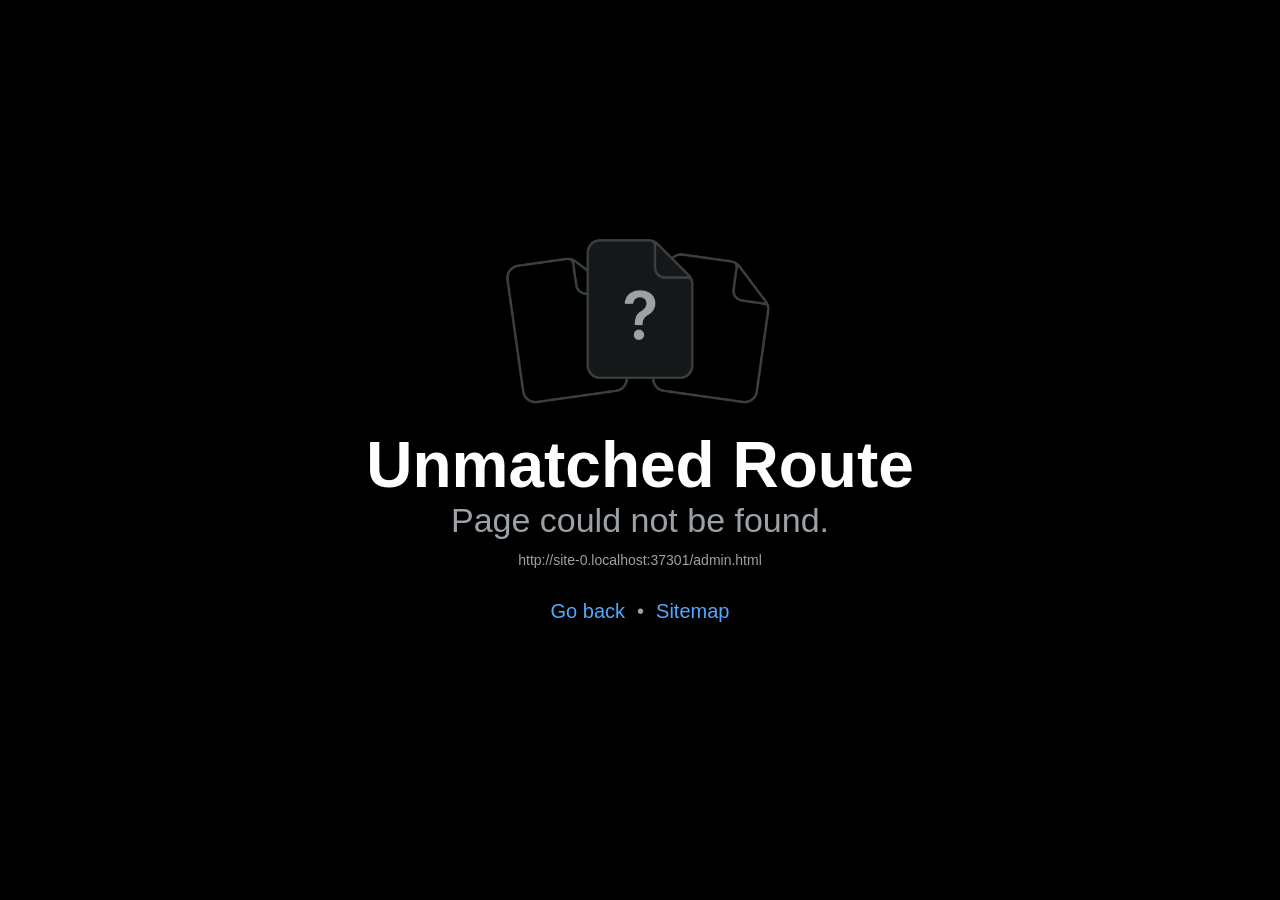
<file: app/admin.html>
<!DOCTYPE html><html  lang="en"><head><title data-rh="true"></title><meta charSet="utf-8"/><meta name="viewport" content="width=device-width, initial-scale=1, shrink-to-fit=no"/><meta http-equiv="X-UA-Compatible" content="IE=edge"/><style id="expo-reset">#root,body,html{height:100%}body{overflow:hidden}#root{display:flex}</style><style id="react-native-stylesheet">[stylesheet-group="0"]{}
body{margin:0;}
button::-moz-focus-inner,input::-moz-focus-inner{border:0;padding:0;}
html{-ms-text-size-adjust:100%;-webkit-text-size-adjust:100%;-webkit-tap-highlight-color:rgba(0,0,0,0);}
input::-webkit-search-cancel-button,input::-webkit-search-decoration,input::-webkit-search-results-button,input::-webkit-search-results-decoration{display:none;}
[stylesheet-group="1"]{}
.css-11aywtz{-moz-appearance:textfield;-webkit-appearance:none;background-color:rgba(0,0,0,0.00);border-bottom-left-radius:0px;border-bottom-right-radius:0px;border-top-left-radius:0px;border-top-right-radius:0px;border:0 solid black;box-sizing:border-box;font:14px -apple-system,BlinkMacSystemFont,"Segoe UI",Roboto,Helvetica,Arial,sans-serif;margin:0px;padding:0px;resize:none;}
.css-146c3p1{background-color:rgba(0,0,0,0.00);border:0 solid black;box-sizing:border-box;color:rgba(0,0,0,1.00);display:inline;font:14px -apple-system,BlinkMacSystemFont,"Segoe UI",Roboto,Helvetica,Arial,sans-serif;list-style:none;margin:0px;padding:0px;position:relative;text-align:start;text-decoration:none;white-space:pre-wrap;word-wrap:break-word;}
.css-1jxf684{background-color:rgba(0,0,0,0.00);border:0 solid black;box-sizing:border-box;color:inherit;display:inline;font:inherit;list-style:none;margin:0px;padding:0px;position:relative;text-align:inherit;text-decoration:none;white-space:inherit;word-wrap:break-word;}
.css-9pa8cd{bottom:0px;height:100%;left:0px;opacity:0;position:absolute;right:0px;top:0px;width:100%;z-index:-1;}
.css-g5y9jx{align-content:flex-start;align-items:stretch;background-color:rgba(0,0,0,0.00);border:0 solid black;box-sizing:border-box;display:flex;flex-basis:auto;flex-direction:column;flex-shrink:0;list-style:none;margin:0px;min-height:0px;min-width:0px;padding:0px;position:relative;text-decoration:none;z-index:0;}
[stylesheet-group="2"]{}
.r-11mg6pl{border-bottom-color:rgba(255,255,255,1.00);border-left-color:rgba(255,255,255,1.00);border-right-color:rgba(255,255,255,1.00);border-top-color:rgba(255,255,255,1.00);}
.r-13awgt0{flex:1;}
.r-146eth8{padding:3px;}
.r-1awa8pu{border-bottom-color:rgba(101,119,134,1.00);border-left-color:rgba(101,119,134,1.00);border-right-color:rgba(101,119,134,1.00);border-top-color:rgba(101,119,134,1.00);}
.r-1bq2mok{margin:3px;}
.r-1d4xg89{border-bottom-color:rgba(170,184,194,1.00);border-left-color:rgba(170,184,194,1.00);border-right-color:rgba(170,184,194,1.00);border-top-color:rgba(170,184,194,1.00);}
.r-1d6rzhh{border-bottom-width:3px;border-left-width:3px;border-right-width:3px;border-top-width:3px;}
.r-1dzdj1l{border-bottom-left-radius:10px;border-bottom-right-radius:10px;border-top-left-radius:10px;border-top-right-radius:10px;}
.r-1f0042m{border-bottom-left-radius:5px;border-bottom-right-radius:5px;border-top-left-radius:5px;border-top-right-radius:5px;}
.r-1j16mh1{border-bottom-left-radius:100%;border-bottom-right-radius:100%;border-top-left-radius:100%;border-top-right-radius:100%;}
.r-1jkafct{border-bottom-left-radius:2px;border-bottom-right-radius:2px;border-top-left-radius:2px;border-top-right-radius:2px;}
.r-1jyn79y{border-bottom-color:rgba(0,150,136,1.00);border-left-color:rgba(0,150,136,1.00);border-right-color:rgba(0,150,136,1.00);border-top-color:rgba(0,150,136,1.00);}
.r-1pcd2l5{padding:20px;}
.r-1phboty{border-bottom-style:solid;border-left-style:solid;border-right-style:solid;border-top-style:solid;}
.r-1q9bdsx{border-bottom-left-radius:12px;border-bottom-right-radius:12px;border-top-left-radius:12px;border-top-right-radius:12px;}
.r-1qsk4np{overflow-x:clip;overflow-y:clip;}
.r-1rf8fdq{border-bottom-width:1.5px;border-left-width:1.5px;border-right-width:1.5px;border-top-width:1.5px;}
.r-1rvyss1{border-bottom-color:rgba(255,255,255,0.20);border-left-color:rgba(255,255,255,0.20);border-right-color:rgba(255,255,255,0.20);border-top-color:rgba(255,255,255,0.20);}
.r-1slz7xr{padding:14px;}
.r-1sp51qo{padding:10px;}
.r-1udh08x{overflow-x:hidden;overflow-y:hidden;}
.r-1uu6nss{padding:5px;}
.r-1xfd6ze{border-bottom-left-radius:8px;border-bottom-right-radius:8px;border-top-left-radius:8px;border-top-right-radius:8px;}
.r-42olwf{border-bottom-color:rgba(0,0,0,0.00);border-left-color:rgba(0,0,0,0.00);border-right-color:rgba(0,0,0,0.00);border-top-color:rgba(0,0,0,0.00);}
.r-494qqr{padding:32px;}
.r-4a18lf{border-bottom-color:rgba(255,0,0,1.00);border-left-color:rgba(255,0,0,1.00);border-right-color:rgba(255,0,0,1.00);border-top-color:rgba(255,0,0,1.00);}
.r-60ke3l{border-bottom-color:rgba(0,128,0,1.00);border-left-color:rgba(0,128,0,1.00);border-right-color:rgba(0,128,0,1.00);border-top-color:rgba(0,128,0,1.00);}
.r-6koalj{display:flex;}
.r-6t2glc{border-bottom-left-radius:40px;border-bottom-right-radius:40px;border-top-left-radius:40px;border-top-right-radius:40px;}
.r-9x6qib{border-bottom-color:rgba(204,214,221,1.00);border-left-color:rgba(204,214,221,1.00);border-right-color:rgba(204,214,221,1.00);border-top-color:rgba(204,214,221,1.00);}
.r-bztko3{overflow-x:visible;overflow-y:visible;}
.r-crgep1{margin:0px;}
.r-d045u9{border-bottom-width:2px;border-left-width:2px;border-right-width:2px;border-top-width:2px;}
.r-d23pfw{padding:24px;}
.r-edyy15{padding:8px;}
.r-fx7oqy{border-bottom-color:rgba(0,0,255,1.00);border-left-color:rgba(0,0,255,1.00);border-right-color:rgba(0,0,255,1.00);border-top-color:rgba(0,0,255,1.00);}
.r-hvic4v{display:none;}
.r-kdyh1x{border-bottom-left-radius:6px;border-bottom-right-radius:6px;border-top-left-radius:6px;border-top-right-radius:6px;}
.r-krxsd3{display:-webkit-box;}
.r-nsbfu8{padding:16px;}
.r-rs99b7{border-bottom-width:1px;border-left-width:1px;border-right-width:1px;border-top-width:1px;}
.r-s88bda{display:contents;}
.r-sdzlij{border-bottom-left-radius:9999px;border-bottom-right-radius:9999px;border-top-left-radius:9999px;border-top-right-radius:9999px;}
.r-t60dpp{padding:0px;}
.r-tuq35u{padding:4px;}
.r-wg31gx{border-bottom-color:rgba(49,53,56,1.00);border-left-color:rgba(49,53,56,1.00);border-right-color:rgba(49,53,56,1.00);border-top-color:rgba(49,53,56,1.00);}
.r-xoduu5{display:inline-flex;}
.r-xyw6el{padding:12px;}
.r-y47klf{border-bottom-left-radius:20px;border-bottom-right-radius:20px;border-top-left-radius:20px;border-top-right-radius:20px;}
.r-ywje51{margin:auto;}
.r-z2wwpe{border-bottom-left-radius:4px;border-bottom-right-radius:4px;border-top-left-radius:4px;border-top-right-radius:4px;}
[stylesheet-group="2.1"]{}
.r-11f147o{padding-bottom:8px;padding-top:8px;}
.r-11gswi8{padding-left:3px;padding-right:3px;}
.r-1559e4e{padding-bottom:2px;padding-top:2px;}
.r-17q4wm6{margin-left:5px;margin-right:5px;}
.r-184id4b{margin-bottom:12px;margin-top:12px;}
.r-18c5d7m{padding-left:6px;padding-right:6px;}
.r-1d7mnkm{padding-bottom:15px;padding-top:15px;}
.r-1e084wi{padding-left:0px;padding-right:0px;}
.r-1fkl15p{padding-left:32px;padding-right:32px;}
.r-1mmae3n{padding-bottom:12px;padding-top:12px;}
.r-1ntr0p{padding-left:5px;padding-right:5px;}
.r-1rsorjc{padding-left:36px;padding-right:36px;}
.r-1ubuhtd{padding-left:10px;padding-right:10px;}
.r-1yd117h{padding-bottom:7px;padding-top:7px;}
.r-3o4zer{padding-left:12px;padding-right:12px;}
.r-3pj75a{padding-left:16px;padding-right:16px;}
.r-cnw61z{padding-bottom:4px;padding-top:4px;}
.r-cxgwc0{padding-left:24px;padding-right:24px;}
.r-f8sm7e{margin-left:auto;margin-right:auto;}
.r-is05cd{padding-left:8px;padding-right:8px;}
.r-jdiy1a{margin-left:11px;margin-right:11px;}
.r-jusfrs{margin-left:12px;margin-right:12px;}
.r-n5f61p{margin-bottom:3px;margin-top:3px;}
.r-n7gxbd{padding-left:4px;padding-right:4px;}
.r-qbhcsz{padding-bottom:64px;padding-top:64px;}
.r-u9wvl5{padding-left:20px;padding-right:20px;}
.r-ugi1tw{padding-left:5%;padding-right:5%;}
.r-w7s2jr{padding-bottom:16px;padding-top:16px;}
.r-ytbthy{padding-bottom:10px;padding-top:10px;}
.r-zo2zu6{padding-bottom:24px;padding-top:24px;}
[stylesheet-group="2.2"]{}
.r-10s2tm5{left:0%;}
.r-16o8guy{right:100%;}
.r-1a11zyx{margin-right:12px;}
.r-1cwvpvk{margin-left:12px;}
.r-1e97lx8{margin-right:3px;}
.r-1euzeng{padding-left:24px;}
.r-1g4tz6n{margin-right:-14.5px;}
.r-1h31txp{padding-right:16px;}
.r-1lhn9r{margin-left:-14.5px;}
.r-1sqnqi2{margin-left:3px;}
.r-1vl2501{padding-right:24px;}
.r-9mo606{margin-right:10px;}
.r-c59us2{left:-3px;}
.r-dqe1q{right:0%;}
.r-qb41rp{margin-right:5px;}
.r-rci37q{left:100%;}
.r-uhung1{margin-left:10px;}
.r-vpmibe{right:-3px;}
.r-w67my2{padding-left:16px;}
.r-wizibn{margin-left:5px;}
[stylesheet-group="3"]{}
.r-102gzdx{height:52px;}
.r-105ug2t{pointer-events:auto!important;}
.r-109y4c4{height:1px;}
.r-10ptun7{height:16px;}
.r-10v3vxq{transform:scaleX(-1);}
.r-10x49cs{font-size:10px;}
.r-10xqauy{padding-top:env(safe-area-inset-top);}
.r-10xqg3i{line-height:60px;}
.r-11j9u27{visibility:hidden;}
.r-11mpjr4{background-color:rgba(223,223,223,1.00);}
.r-11rk87y{padding-bottom:32px;}
.r-11udlyb{background-color:rgba(0,150,136,1.00);}
.r-11v9fek{min-width:180px;}
.r-11yh6sk{overflow-x:hidden;}
.r-12f6czt{top:17px;}
.r-12rgx7y{width:7px;}
.r-12sm5po{letter-spacing:-0.3px;}
.r-12vffkv>* {pointer-events:auto;}
.r-12vffkv{pointer-events:none!important;}
.r-12ym1je{width:18px;}
.r-135wba7{line-height:24px;}
.r-13aq9py{animation-name:r-1iq689l;}
.r-13j2z8g{color:rgba(244,245,246,1.00);}
.r-13l2t4g{border-right-width:1px;}
.r-13qz1uu{width:100%;}
.r-13tjlyg{transition-duration:0.1s;}
.r-1453gfa{padding-bottom:104px;}
.r-146t82q{line-height:44px;}
.r-1472mwg{height:24px;}
.r-14gqq1x{margin-top:4px;}
.r-14lw9ot{background-color:rgba(255,255,255,1.00);}
.r-14sbq61{background-color:rgba(33,150,243,1.00);}
.r-150rngu{-webkit-overflow-scrolling:touch;}
.r-15ysp7h{min-height:32px;}
.r-16dba41{font-weight:400;}
.r-16krg75{letter-spacing:-1px;}
.r-16pcm1t{gap:20px;}
.r-16y2uox{flex-grow:1;}
.r-173mn98{align-self:flex-end;}
.r-173mzie{transform:scaleY(-1);}
.r-1777fci{justify-content:center;}
.r-177avk6{margin-left:-20px;}
.r-17bb2tj{animation-duration:0.75s;}
.r-17leim2{background-repeat:repeat;}
.r-17rnw9f{line-height:30px;}
.r-17s6mgv{justify-content:flex-end;}
.r-17tb59b{opacity:0.7;}
.r-17tloay{opacity:0.6;}
.r-17u3ijr{background-color:rgba(155,161,166,0.27);}
.r-184en5c{z-index:1;}
.r-18kxxzh{flex-grow:0;}
.r-18nhz7w{top:-3px;}
.r-18u1ve8{color:rgba(255,255,255,0.40);}
.r-18u37iz{flex-direction:row;}
.r-18yzcnr{height:22px;}
.r-19mqnvc{min-width:160px;}
.r-19oahor{font-size:64px;}
.r-19r33im{letter-spacing:1.2px;}
.r-19urhcx{padding-top:13px;}
.r-19wmn03{width:20px;}
.r-19yznuf{min-height:52px;}
.r-19z077z{touch-action:none;}
.r-1a1dyw{min-height:50px;}
.r-1a2p6p6{-webkit-text-decoration-style:solid;text-decoration-style:solid;}
.r-1abnn5w{animation-play-state:paused;}
.r-1acpoxo{width:36px;}
.r-1aiqnjv{font-family:monospace,monospace;}
.r-1aockid{width:40px;}
.r-1awozwy{align-items:center;}
.r-1ay1djp{animation-duration:1s;}
.r-1b43r93{font-size:14px;}
.r-1c6unfx{forced-color-adjust:none;}
.r-1c85bru{width:270px;}
.r-1cmwbt1{gap:8px;}
.r-1cvj4g8{margin-top:1px;}
.r-1cwl3u0{line-height:16px;}
.r-1d09ksm{align-items:baseline;}
.r-1d2f490{left:0px;}
.r-1d5kdc7{flex-direction:column-reverse;}
.r-1ddef8g{-webkit-text-decoration-line:underline;text-decoration-line:underline;}
.r-1dernwh{height:70%;}
.r-1ei5mc7{cursor:inherit;}
.r-1enofrn{font-size:12px;}
.r-1euycsn{flex-direction:row-reverse;}
.r-1ewcgjf{box-shadow:0px 1px 3px rgba(0,0,0,0.5);}
.r-1fdih9r{gap:24px;}
.r-1ff274t{text-align:right;}
.r-1ffj0ar{background-color:rgba(0,0,0,0.40);}
.r-1g80hic{opacity:0.8;}
.r-1ge9hsw{max-width:960px;}
.r-1ghxqbu{font-variant:tabular-nums;}
.r-1glxdge{padding-right:72px;}
.r-1h0z5md{justify-content:flex-start;}
.r-1habvwh{align-items:flex-start;}
.r-1hjwoze{height:18px;}
.r-1hlnpa{height:3px;}
.r-1hw92y{background-color:rgba(11,12,14,1.00);}
.r-1i10wst{font-size:18px;}
.r-1i6wzkk{-moz-transition-property:opacity;-webkit-transition-property:opacity;transition-property:opacity;}
.r-1i71y14{gap:14px;}
.r-1iadsmv{width:150px;}
.r-1ikidpy{letter-spacing:0.5px;}
.r-1iln25a{word-wrap:normal;}
.r-1inkyih{font-size:17px;}
.r-1iusvr4{flex-basis:0px;}
.r-1janqcz{width:16px;}
.r-1jkjb{margin-left:8px;}
.r-1jpmquu{font-size:56px;}
.r-1kb76zh{margin-right:8px;}
.r-1kfrs79{font-weight:600;}
.r-1kihuf0{align-self:center;}
.r-1kz6sp{width:52px;}
.r-1ld3bg{top:-4px;}
.r-1ldzwu0{animation-timing-function:linear;}
.r-1loqt21{cursor:pointer;}
.r-1lorjx1{min-height:84px;}
.r-1m0meo3{margin-left:-9px;}
.r-1mdbw0j{padding-bottom:0px;}
.r-1mi0q7o{padding-bottom:10px;}
.r-1mlwlqe{flex-basis:auto;}
.r-1mrlafo{background-position:0;}
.r-1muvv40{animation-iteration-count:infinite;}
.r-1niwhzg{background-color:rgba(0,0,0,0.00);}
.r-1nlw0im{bottom:8px;}
.r-1no09lo{margin-top:28px;}
.r-1nrc83j{min-height:38px;}
.r-1nxhmzv{margin-bottom:28px;}
.r-1ny4l3l{outline-style:none;}
.r-1ocf4r9{scroll-snap-type:y mandatory;}
.r-1onu96p{border-curve:continuous;}
.r-1or9b2r{height:10px;}
.r-1oszu61{align-items:stretch;}
.r-1otgn73{touch-action:manipulation;}
.r-1ozsyd3{height:7px;}
.r-1p0dtai{bottom:0px;}
.r-1pi2tsx{height:100%;}
.r-1pl7oy7{min-height:48px;}
.r-1pm8pkb{font-family:Courier;}
.r-1pnwn9g{gap:18px;}
.r-1q142lx{flex-shrink:0;}
.r-1qd0xha{font-family:-apple-system,BlinkMacSystemFont,"Segoe UI",Roboto,Helvetica,Arial,sans-serif;}
.r-1qfoi16{padding-right:10px;}
.r-1qulhi1{animation-name:r-1pzkwqh;}
.r-1r4fvd0{color:rgba(82,169,255,1.00);}
.r-1r74h94{left:8px;}
.r-1r8g8re{height:36px;}
.r-1rnoaur{overflow-y:auto;}
.r-1s3egr7{z-index:100;}
.r-1sg8ghl{z-index:1000;}
.r-1smd7e2{letter-spacing:0.8px;}
.r-1ssbvtb{gap:12px;}
.r-1sxrcry{background-size:auto;}
.r-1ua0l07{font-family:var(--font-mono);}
.r-1udbk01{text-overflow:ellipsis;}
.r-1ui5ee8{font-size:32px;}
.r-1v2oles{top:50%;}
.r-1vamr63{max-width:720px;}
.r-1vr29t4{font-weight:800;}
.r-1vravvw{min-height:420px;}
.r-1vwolk8{padding-left:30px;}
.r-1w6e6rj{flex-wrap:wrap;}
.r-1wbh5a2{flex-shrink:1;}
.r-1wqcvki{font-family:Anton_400Regular;}
.r-1wtj0ep{justify-content:space-between;}
.r-1wvh6ie{color:rgba(180,184,191,1.00);}
.r-1wyvozj{left:50%;}
.r-1wyyakw{z-index:-1;}
.r-1x35g6{font-size:24px;}
.r-1xbve24{height:6px;}
.r-1xcajam{position:fixed;}
.r-1xnzce8{-moz-user-select:text;-webkit-user-select:text;user-select:text;}
.r-1xpsq9i{box-shadow:0px 3px 3px rgba(0, 0, 0, 0.33);}
.r-1xzupcd{width:13px;}
.r-1yef0xd{animation-name:r-11cv4x;}
.r-1ygmrgt{padding-top:24px;}
.r-1yvhtrz{width:32px;}
.r-25kp3t{min-width:34px;}
.r-2agvir{line-height:34px;}
.r-2eszeu::-webkit-scrollbar{display:none}
.r-2eszeu{scrollbar-width:none;}
.r-2yi16{min-height:36px;}
.r-30o5oe{-moz-appearance:none;-ms-appearance:none;-webkit-appearance:none;appearance:none;}
.r-356f0p{letter-spacing:0.35px;}
.r-3b040n{letter-spacing:0.6px;}
.r-3da1kt{height:8px;}
.r-3lpwum{max-width:440px;}
.r-3mc0re{right:8px;}
.r-3s2u2q{white-space:nowrap;}
.r-417010{z-index:0;}
.r-4gszlv{background-size:cover;}
.r-4m99jg{max-width:320px;}
.r-4v7adb{height:5px;}
.r-5kkj8d{border-top-width:1px;}
.r-5oul0u{margin-bottom:8px;}
.r-5soawk{width:10px;}
.r-60vfwk{min-width:1px;}
.r-633pao>* {pointer-events:none;}
.r-633pao{pointer-events:none!important;}
.r-6dt33c{opacity:1;}
.r-6gpygo{margin-bottom:12px;}
.r-6taxm2:-ms-input-placeholder{color:var(--placeholderTextColor);opacity:1;}
.r-6taxm2::-moz-placeholder{color:var(--placeholderTextColor);opacity:1;}
.r-6taxm2::-webkit-input-placeholder{color:var(--placeholderTextColor);opacity:1;}
.r-6taxm2::placeholder{color:var(--placeholderTextColor);opacity:1;}
.r-6vrn8a{letter-spacing:4px;}
.r-726pan{width:31px;}
.r-76blku{height:21px;}
.r-7cikom{font-size:inherit;}
.r-7q8q6z{cursor:default;}
.r-840iz4{gap:28px;}
.r-89umd1{letter-spacing:3px;}
.r-8akbws{-webkit-box-orient:vertical;}
.r-8ay8q1{letter-spacing:0.1px;}
.r-95jzfe{padding-top:16px;}
.r-97e31f{padding-bottom:env(safe-area-inset-bottom);}
.r-9aw3ui{gap:4px;}
.r-9daxd3{animation-duration:250ms;}
.r-9rrtl8{top:32px;}
.r-a023e6{font-size:15px;}
.r-ad9o1y{vertical-align:top;}
.r-adyw6z{font-size:20px;}
.r-agouwx{transform:translateZ(0);}
.r-ah5dr5>* {pointer-events:none;}
.r-ah5dr5{pointer-events:auto!important;}
.r-aruset{font-weight:200;}
.r-b88u0q{font-weight:700;}
.r-bcqeeo{min-width:0px;}
.r-bi4vy9{transform:translateY(100%);}
.r-bnwqim{position:relative;}
.r-bt1l66{min-height:20px;}
.r-bual8a{max-width:520px;}
.r-buy8e9{overflow-y:hidden;}
.r-bv2aro{padding-left:env(safe-area-inset-left);}
.r-c68hjy{color:rgba(161,161,161,1.00);}
.r-cpa5s6{scroll-snap-align:start;}
.r-cqee49{color:rgba(0,0,0,1.00);}
.r-cqzzvf{border-top-right-radius:20px;}
.r-dfe81l{min-height:46px;}
.r-dkge59{background-color:rgba(170,184,194,1.00);}
.r-dnmrzs{max-width:100%;}
.r-e6ktq0{gap:32px;}
.r-eaezby{line-height:26px;}
.r-eafdt9{transition-duration:0.15s;}
.r-ebwn4k{animation-name:r-q67da2;}
.r-ehq7j7{background-size:contain;}
.r-eqz5dr{flex-direction:column;}
.r-eu3ka{height:40px;}
.r-evnaw{font-size:22px;}
.r-f1w8kp{border-top-left-radius:20px;}
.r-f4gmv6{gap:16px;}
.r-fd4yh7{padding-top:32px;}
.r-fdjqy7{text-align:left;}
.r-foe95m{letter-spacing:-0.4px;}
.r-g3mlsw{animation-name:r-t2lo5v;}
.r-ghxds0{transform:translateY(0%);}
.r-gtdqiz{position:-webkit-sticky;position:sticky;}
.r-gtmq4h{height:420px;}
.r-h0d30l{height:28px;}
.r-hdaws3{height:4px;}
.r-hv712p{row-gap:8px;}
.r-hxflta{padding-right:env(safe-area-inset-right);}
.r-i933xg{letter-spacing:1.5px;}
.r-icoktb{opacity:0.5;}
.r-icto9i{letter-spacing:-0.5px;}
.r-ifefl9{min-height:0px;}
.r-ig955{padding-bottom:13px;}
.r-ipm5af{top:0px;}
.r-iz080l{max-width:480px;}
.r-jvuzdy{top:-5px;}
.r-jwli3a{color:rgba(255,255,255,1.00);}
.r-k200y{align-self:flex-start;}
.r-k2y8jv{line-height:70px;}
.r-kemksi{background-color:rgba(0,0,0,1.00);}
.r-kgusq2{line-height:52px;}
.r-kizejy{color:rgba(155,161,166,1.00);}
.r-knv0ih{margin-top:8px;}
.r-leqjx2{animation-timing-function:cubic-bezier(0.215, 0.61, 0.355, 1);}
.r-lltvgl{overflow-x:auto;}
.r-lpb231{height:168px;}
.r-lrsllp{width:24px;}
.r-lrvibr{-moz-user-select:none;-webkit-user-select:none;user-select:none;}
.r-mabqd8{height:32px;}
.r-majxgm{font-weight:500;}
.r-mfh4gg{scroll-snap-type:x mandatory;}
.r-mhe3cw{z-index:10;}
.r-ml3lyg{gap:64px;}
.r-mro3nb{background-color:rgba(21,23,24,1.00);}
.r-n6v787{font-size:13px;}
.r-o4n3w5{width:23px;}
.r-o84yp3{max-height:86%;}
.r-obd0qt{align-items:flex-end;}
.r-ojf8lh{gap:6px;}
.r-orgf3d{opacity:0;}
.r-q3we1{margin-top:-4px;}
.r-q4m81j{text-align:center;}
.r-qfi6ny{top:30000px;}
.r-qklmqi{border-bottom-width:1px;}
.r-qn3fzs{padding-bottom:24px;}
.r-rjixqe{line-height:20px;}
.r-rs94m5{background-image:url("[data-uri]");}
.r-s62m2j{animation-timing-function:cubic-bezier(0.47, 0, 0.745, 0.715);}
.r-sfbmgh{z-index:9999;}
.r-so7y2g{line-height:64px;}
.r-suhe1l{font-size:46px;}
.r-talwmj{width:232px;}
.r-tqlgve{line-height:46px;}
.r-tskmnb{padding-top:8px;}
.r-tsynxw{text-transform:uppercase;}
.r-tzz3ar{flex-wrap:nowrap;}
.r-u6sd8q{background-repeat:no-repeat;}
.r-u8s1d{position:absolute;}
.r-u92y06{background-color:rgba(255,165,0,1.00);}
.r-uaa2di{gap:10px;}
.r-ubezar{font-size:16px;}
.r-ueyrd6{line-height:36px;}
.r-uho16t{font-size:34px;}
.r-vacyoi{padding-bottom:64px;}
.r-van48c{caret-color:transparent;}
.r-vboj7i{top:-7px;}
.r-vrz42v{line-height:28px;}
.r-vsb09d{font-family:Inter_400Regular;}
.r-vvn4in{background-position:center;}
.r-vw2c0b{font-weight:bold;}
.r-w1e4ik{flex-basis:200px;}
.r-wfqgy4{transition-duration:100ms;}
.r-wk8lta{padding-top:0px;}
.r-ws9h79{left:4px;}
.r-x11e5r{font-family:SFMono-Regular, Menlo, Monaco, Consolas, "Liberation Mono", "Courier New", monospace;}
.r-x3cy2q{background-size:100% 100%;}
.r-xb2eav{font-size:40px;}
.r-xbrpzf{max-width:1120px;}
.r-xd6kpl{padding-bottom:8px;}
.r-xnfwke{line-height:38px;}
.r-xx3c9p{animation-name:r-imtty0;}
.r-y7v2we{background-color:rgba(32,36,37,1.00);}
.r-yc9v9c{width:22px;}
.r-z5qs1h{gap:2px;}
.r-z80fyv{height:20px;}
.r-zchlnj{right:0px;}
.r-zo7nv5{-webkit-column-gap:16px;column-gap:16px;}
.r-zz5t5d{font-size:28px;}
@-webkit-keyframes r-11cv4x{0%{transform:rotate(0deg);}100%{transform:rotate(360deg);}}
@-webkit-keyframes r-1iq689l{0%{transform:translateY(0%);}100%{transform:translateY(100%);}}
@-webkit-keyframes r-1pzkwqh{0%{transform:translateY(100%);}100%{transform:translateY(0%);}}
@-webkit-keyframes r-imtty0{0%{opacity:0;}100%{opacity:1;}}
@-webkit-keyframes r-q67da2{0%{transform:translateX(-100%);}100%{transform:translateX(400%);}}
@-webkit-keyframes r-t2lo5v{0%{opacity:1;}100%{opacity:0;}}
@keyframes r-11cv4x{0%{transform:rotate(0deg);}100%{transform:rotate(360deg);}}
@keyframes r-1iq689l{0%{transform:translateY(0%);}100%{transform:translateY(100%);}}
@keyframes r-1pzkwqh{0%{transform:translateY(100%);}100%{transform:translateY(0%);}}
@keyframes r-imtty0{0%{opacity:0;}100%{opacity:1;}}
@keyframes r-q67da2{0%{transform:translateX(-100%);}100%{transform:translateX(400%);}}
@keyframes r-t2lo5v{0%{opacity:1;}100%{opacity:0;}}</style><style id="expo-generated-fonts">@font-face{font-family:"Anton_400Regular";src:url("/app/assets/node_modules/@expo-google-fonts/anton/400Regular/Anton_400Regular.737b8ee4fe5943038ed2f99cdc408acd.ttf");font-display:auto}
@font-face{font-family:"Inter_400Regular";src:url("/app/assets/node_modules/@expo-google-fonts/inter/400Regular/Inter_400Regular.51b6ad87261f18b6433ec52871ddfabc.ttf");font-display:auto}
@font-face{font-family:"Inter_600SemiBold";src:url("/app/assets/node_modules/@expo-google-fonts/inter/600SemiBold/Inter_600SemiBold.a5f35888d2da465de352e0dcfaf33324.ttf");font-display:auto}
@font-face{font-family:"Inter_700Bold";src:url("/app/assets/node_modules/@expo-google-fonts/inter/700Bold/Inter_700Bold.6e237de4f1f413afa2fcc45c77ac343a.ttf");font-display:auto}</style><link rel="preload" href="/app/assets/node_modules/@expo-google-fonts/anton/400Regular/Anton_400Regular.737b8ee4fe5943038ed2f99cdc408acd.ttf" as="font" crossorigin="" /><link rel="preload" href="/app/assets/node_modules/@expo-google-fonts/inter/400Regular/Inter_400Regular.51b6ad87261f18b6433ec52871ddfabc.ttf" as="font" crossorigin="" /><link rel="preload" href="/app/assets/node_modules/@expo-google-fonts/inter/600SemiBold/Inter_600SemiBold.a5f35888d2da465de352e0dcfaf33324.ttf" as="font" crossorigin="" /><link rel="preload" href="/app/assets/node_modules/@expo-google-fonts/inter/700Bold/Inter_700Bold.6e237de4f1f413afa2fcc45c77ac343a.ttf" as="font" crossorigin="" /><link rel="icon" href="/app/favicon.ico"/><script type="module">globalThis.__EXPO_ROUTER_HYDRATE__=true;</script><link rel="preload" href="/app/_expo/static/css/global-ad09813a104deb16b998777d2891c8e0.css" as="style">
<link rel="stylesheet" href="/app/_expo/static/css/global-ad09813a104deb16b998777d2891c8e0.css"><link rel="manifest" href="/app/manifest.json"/><meta name="apple-mobile-web-app-capable" content="yes"/><meta name="mobile-web-app-capable" content="yes"/><meta name="apple-mobile-web-app-status-bar-style" content="black-translucent"/><meta name="apple-mobile-web-app-title" content="DECLYF"/><meta name="theme-color" content="#090E12"/><link rel="apple-touch-icon" href="/icon.png"/></head><body><div id="root"><div class="css-g5y9jx r-13awgt0"><!--$--><!--/$--></div></div><script src="/app/_expo/static/js/web/entry-57661092fce0f537b7f544010d1c2127.js" defer></script>
<style>
#declyf-add{position:fixed;left:12px;right:12px;bottom:12px;z-index:99999;display:none;
  background:#111923;color:#EAF2F6;border:1px solid #22D3EE;border-radius:18px;padding:14px 16px;
  font:500 14px/1.45 Poppins,system-ui,-apple-system,"Segoe UI",sans-serif;
  box-shadow:0 20px 50px -18px rgba(0,0,0,.75)}
#declyf-add b{display:block;font-weight:700;font-size:15px;margin-bottom:3px}
#declyf-add span{color:#8DA2B0}
#declyf-add svg{width:15px;height:15px;vertical-align:-3px}
#declyf-add button{position:absolute;top:8px;right:10px;background:none;border:0;color:#8DA2B0;
  font-size:20px;line-height:1;cursor:pointer;padding:4px 6px}
</style>
<div id="declyf-add" role="note">
  <button type="button" aria-label="Dismiss">&times;</button>
  <b>Add DECLYF to your Home Screen</b>
  <span>Tap <svg viewBox="0 0 24 24" fill="none" stroke="#22D3EE" stroke-width="2" stroke-linecap="round" stroke-linejoin="round"><path d="M12 15V3m0 0L8.5 6.5M12 3l3.5 3.5"/><path d="M5 12v7a2 2 0 0 0 2 2h10a2 2 0 0 0 2-2v-7"/></svg> at the bottom of Safari, then choose <strong>Add to Home Screen</strong>. It then opens like a normal app.</span>
</div>
<script>
(function(){
  try{
    var ua=navigator.userAgent||'';
    var ios=/iPad|iPhone|iPod/.test(ua)||(navigator.platform==='MacIntel'&&navigator.maxTouchPoints>1);
    var standalone=navigator.standalone===true||matchMedia('(display-mode: standalone)').matches;
    var inApp=/Instagram|FBAN|FBAV|FB_IAB|Messenger|WhatsApp|Snapchat|LinkedInApp|Twitter|MicroMessenger/i.test(ua);
    var hidden=false; try{hidden=localStorage.getItem('declyf-add-hidden')==='1';}catch(e){}
    if(!ios||standalone||hidden) return;
    var el=document.getElementById('declyf-add');
    if(inApp){
      el.querySelector('span').innerHTML='You are in another appâ€™s browser, where iPhone hides this option. Open <strong>declyf.github.io</strong> in Safari, then tap Share and choose <strong>Add to Home Screen</strong>.';
    }
    setTimeout(function(){el.style.display='block';},2500);
    el.querySelector('button').addEventListener('click',function(){
      el.style.display='none';
      try{localStorage.setItem('declyf-add-hidden','1');}catch(e){}
    });
  }catch(e){}
})();
</script></body></html>
</file>
<file: app/_expo/static/css/global-ad09813a104deb16b998777d2891c8e0.css>
:root{--font-display:Inter_400Regular, Inter, ui-sans-serif, system-ui, sans-serif, Apple Color Emoji, Segoe UI Emoji, Segoe UI Symbol, Noto Color Emoji;--font-mono:ui-monospace, SFMono-Regular, Menlo, Monaco, Consolas, Liberation Mono, Courier New, monospace;--font-rounded:"SF Pro Rounded", "Hiragino Maru Gothic ProN", Meiryo, "MS PGothic", sans-serif;--font-serif:Georgia, "Times New Roman", serif;--pulse:#006aa6}[role=button]:focus-visible,[role=link]:focus-visible,[tabindex]:focus-visible,input:focus-visible,textarea:focus-visible{outline:2px solid var(--pulse)!important;outline-offset:2px!important}
</file>
